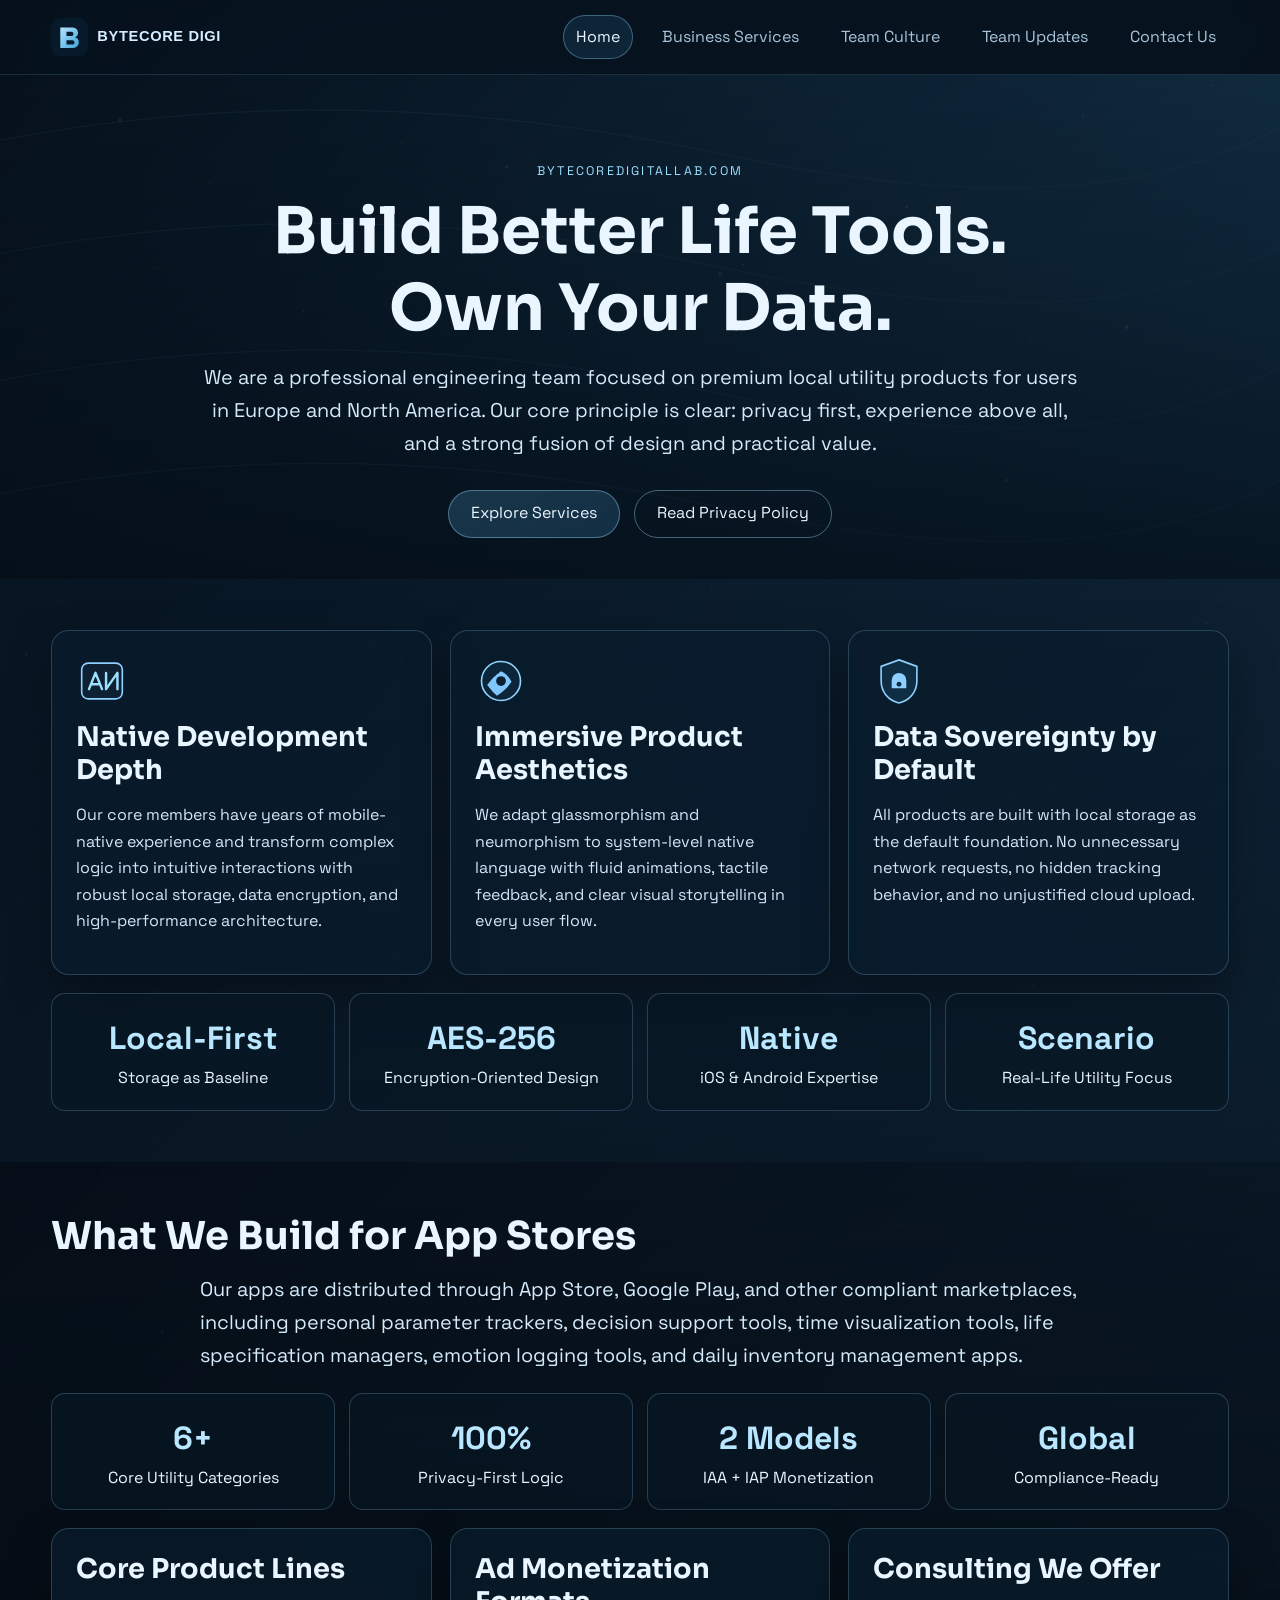
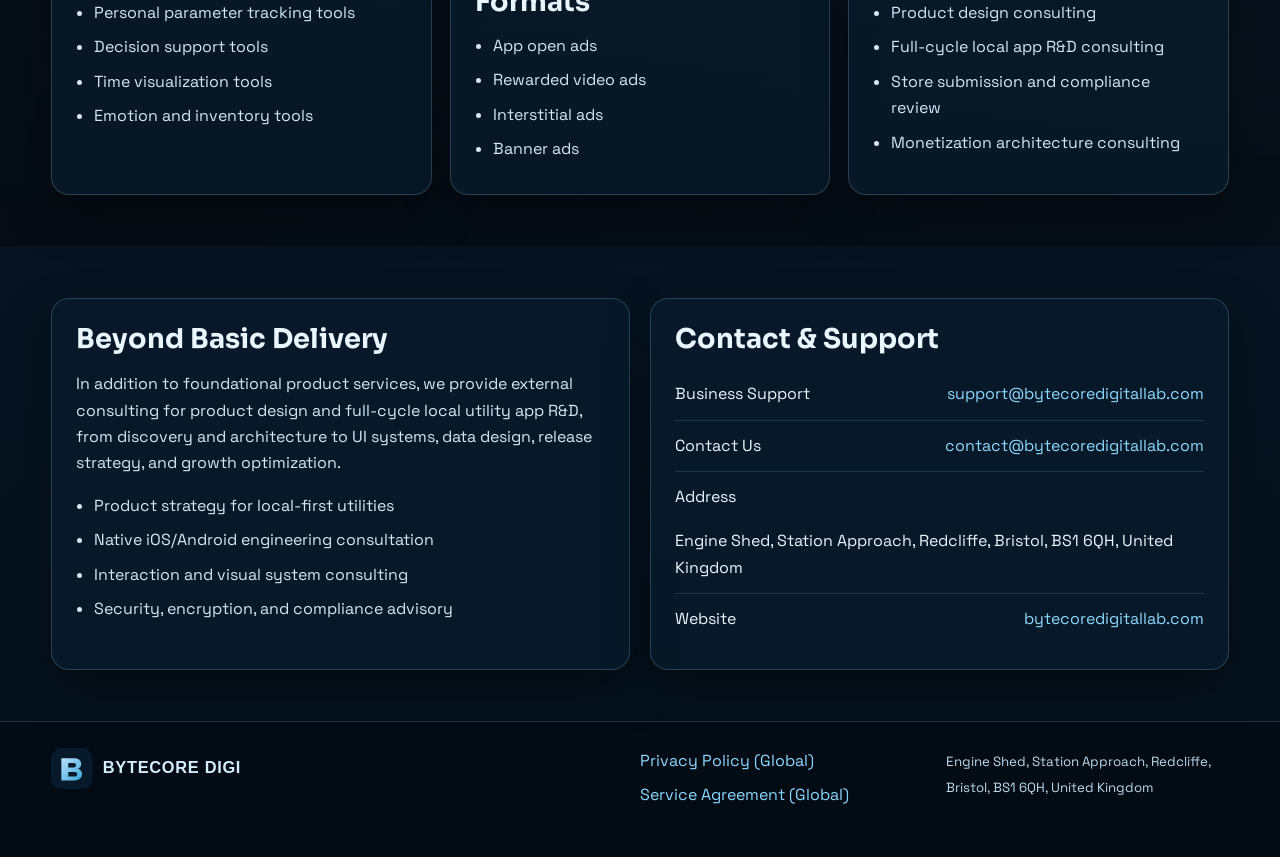
<file: index.html>
<!doctype html>
<html lang="en">
<head>
  <meta charset="utf-8" />
  <meta name="viewport" content="width=device-width, initial-scale=1" />
  <title>ByteCore Digital Lab | Privacy-First Native Tools for Global Users</title>
  <meta name="description" content="ByteCore Digital Lab builds privacy-first, high-quality local utility apps and offers product design plus full-cycle local-tool app R&D consulting for global markets." />
  <meta name="keywords" content="ByteCore Digital Lab, local tools, privacy-first app, native mobile development, app consulting, App Store, Google Play" />
  <meta name="robots" content="index,follow,max-image-preview:large,max-snippet:-1,max-video-preview:-1" />
  <link rel="canonical" href="https://bytecoredigitallab.com/" />
  <meta property="og:type" content="website" />
  <meta property="og:title" content="ByteCore Digital Lab" />
  <meta property="og:description" content="Professional native app team focused on secure, fluid, aesthetic, and practical local utility products." />
  <meta property="og:url" content="https://bytecoredigitallab.com/" />
  <meta property="og:image" content="https://bytecoredigitallab.com/images/hero-bg.png" />
  <meta name="twitter:card" content="summary_large_image" />
  <link rel="preconnect" href="https://fonts.googleapis.com" />
  <link rel="preconnect" href="https://fonts.gstatic.com" crossorigin />
  <link href="https://fonts.googleapis.com/css2?family=Sora:wght@400;600;700;800&family=Space+Grotesk:wght@400;500;600;700&display=swap" rel="stylesheet" />
  <link rel="stylesheet" href="css/styles.css" />
  <script type="application/ld+json">
  {
    "@context":"https://schema.org",
    "@type":"Organization",
    "name":"ByteCore Digital Lab",
    "url":"https://bytecoredigitallab.com",
    "email":["support@bytecoredigitallab.com","contact@bytecoredigitallab.com"],
    "address":{"@type":"PostalAddress","addressLocality":"Redcliffe, Bristol","addressCountry":"United Kingdom","streetAddress":"Engine Shed, Station Approach","postalCode":"BS1 6QH"},
    "sameAs":[]
  }
  </script>
</head>
<body>
  <header class="topbar">
    <div class="container nav">
      <a class="brand" href="index.html" aria-label="ByteCore Digital Lab Home">
        <img src="images/logo.svg" alt="ByteCore Digital Lab logo" />
      </a>
      <nav class="menu" aria-label="Primary Navigation">
        <a class="active" href="index.html">Home</a>
        <a href="services.html">Business Services</a>
        <a href="culture.html">Team Culture</a>
        <a href="news.html">Team Updates</a>
        <a href="contact.html">Contact Us</a>
      </nav>
    </div>
  </header>

  <main>
    <section class="hero" id="top">
      <div class="hero-content reveal">
        <p class="kicker">ByteCoreDigitalLab.com</p>
        <h1>Build Better Life Tools.<br />Own Your Data.</h1>
        <p class="lead">We are a professional engineering team focused on premium local utility products for users in Europe and North America. Our core principle is clear: privacy first, experience above all, and a strong fusion of design and practical value.</p>
        <div class="cta-row">
          <a class="btn" href="services.html">Explore Services</a>
          <a class="btn secondary" href="privacy-policy.html">Read Privacy Policy</a>
        </div>
      </div>
    </section>

    <section class="section section-bg-a">
      <div class="container">
        <div class="grid-3">
          <article class="card reveal">
            <img class="icon" src="images/icon-native.svg" alt="Native engineering icon" />
            <h3>Native Development Depth</h3>
            <p>Our core members have years of mobile-native experience and transform complex logic into intuitive interactions with robust local storage, data encryption, and high-performance architecture.</p>
          </article>
          <article class="card reveal">
            <img class="icon" src="images/icon-design.svg" alt="Design icon" />
            <h3>Immersive Product Aesthetics</h3>
            <p>We adapt glassmorphism and neumorphism to system-level native language with fluid animations, tactile feedback, and clear visual storytelling in every user flow.</p>
          </article>
          <article class="card reveal">
            <img class="icon" src="images/icon-privacy.svg" alt="Privacy icon" />
            <h3>Data Sovereignty by Default</h3>
            <p>All products are built with local storage as the default foundation. No unnecessary network requests, no hidden tracking behavior, and no unjustified cloud upload.</p>
          </article>
        </div>
        <div class="stats" style="margin-top:18px;">
          <div class="stat reveal"><strong>Local-First</strong>Storage as Baseline</div>
          <div class="stat reveal"><strong>AES-256</strong>Encryption-Oriented Design</div>
          <div class="stat reveal"><strong>Native</strong>iOS & Android Expertise</div>
          <div class="stat reveal"><strong>Scenario</strong>Real-Life Utility Focus</div>
        </div>
      </div>
    </section>

    <section class="section section-bg-b">
      <div class="container">
        <div class="reveal">
          <h2>What We Build for App Stores</h2>
          <p class="lead">Our apps are distributed through App Store, Google Play, and other compliant marketplaces, including personal parameter trackers, decision support tools, time visualization tools, life specification managers, emotion logging tools, and daily inventory management apps.</p>
        </div>
        <div class="stats" style="margin-top:22px;">
          <div class="stat reveal"><strong>6+</strong>Core Utility Categories</div>
          <div class="stat reveal"><strong>100%</strong>Privacy-First Logic</div>
          <div class="stat reveal"><strong>2 Models</strong>IAA + IAP Monetization</div>
          <div class="stat reveal"><strong>Global</strong>Compliance-Ready</div>
        </div>
        <div class="grid-3" style="margin-top:18px;">
          <article class="card reveal">
            <h3>Core Product Lines</h3>
            <ul class="list-clean">
              <li>Personal parameter tracking tools</li>
              <li>Decision support tools</li>
              <li>Time visualization tools</li>
              <li>Emotion and inventory tools</li>
            </ul>
          </article>
          <article class="card reveal">
            <h3>Ad Monetization Formats</h3>
            <ul class="list-clean">
              <li>App open ads</li>
              <li>Rewarded video ads</li>
              <li>Interstitial ads</li>
              <li>Banner ads</li>
            </ul>
          </article>
          <article class="card reveal">
            <h3>Consulting We Offer</h3>
            <ul class="list-clean">
              <li>Product design consulting</li>
              <li>Full-cycle local app R&D consulting</li>
              <li>Store submission and compliance review</li>
              <li>Monetization architecture consulting</li>
            </ul>
          </article>
        </div>
      </div>
    </section>

    <section class="section">
      <div class="container grid-2">
        <article class="card reveal">
          <h3>Beyond Basic Delivery</h3>
          <p>In addition to foundational product services, we provide external consulting for product design and full-cycle local utility app R&D, from discovery and architecture to UI systems, data design, release strategy, and growth optimization.</p>
          <ul class="list-clean">
            <li>Product strategy for local-first utilities</li>
            <li>Native iOS/Android engineering consultation</li>
            <li>Interaction and visual system consulting</li>
            <li>Security, encryption, and compliance advisory</li>
          </ul>
        </article>
        <article class="card reveal">
          <h3>Contact & Support</h3>
          <div class="contact-row"><span>Business Support</span><a href="mailto:support@bytecoredigitallab.com">support@bytecoredigitallab.com</a></div>
          <div class="contact-row"><span>Contact Us</span><a href="mailto:contact@bytecoredigitallab.com">contact@bytecoredigitallab.com</a></div>
          <div class="contact-row"><span>Address</span><span>Engine Shed, Station Approach, Redcliffe, Bristol, BS1 6QH, United Kingdom</span></div>
          <div class="contact-row"><span>Website</span><a href="https://bytecoredigitallab.com">bytecoredigitallab.com</a></div>
        </article>
      </div>
    </section>
  </main>

  <footer class="footer">
    <div class="container footer-grid">
      <div><img src="images/logo.svg" alt="ByteCore Digital Lab logo" style="width:190px;" /></div>
      <div class="footer-links">
        <a href="privacy-policy.html">Privacy Policy (Global)</a>
        <a href="terms-of-service.html">Service Agreement (Global)</a>
      </div>
      <div><small>Engine Shed, Station Approach, Redcliffe, Bristol, BS1 6QH, United Kingdom</small></div>
    </div>
  </footer>

  <script src="js/main.js" defer></script>
</body>
</html>
</file>
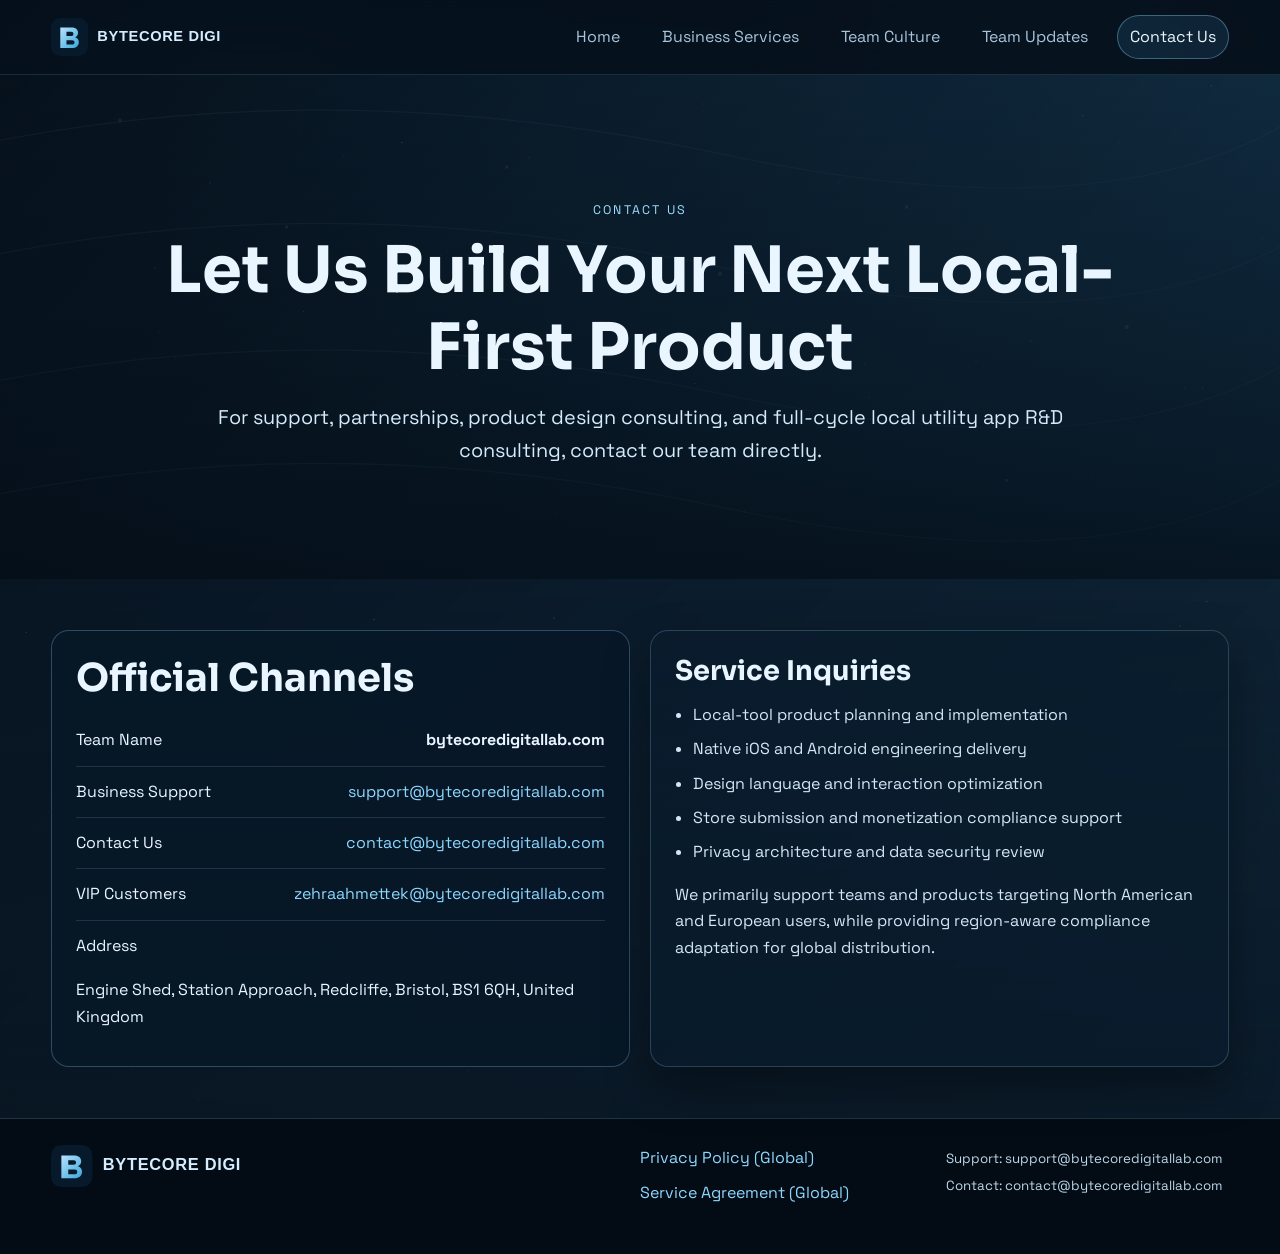
<file: contact.html>
<!doctype html>
<html lang="en">
<head>
  <meta charset="utf-8" />
  <meta name="viewport" content="width=device-width, initial-scale=1" />
  <title>Contact Us | ByteCore Digital Lab</title>
  <meta name="description" content="Contact ByteCore Digital Lab for support, partnerships, design consulting, and full-cycle local app development consulting." />
  <meta name="robots" content="index,follow" />
  <link rel="canonical" href="https://bytecoredigitallab.com/contact.html" />
  <link rel="preconnect" href="https://fonts.googleapis.com" />
  <link rel="preconnect" href="https://fonts.gstatic.com" crossorigin />
  <link href="https://fonts.googleapis.com/css2?family=Sora:wght@400;600;700;800&family=Space+Grotesk:wght@400;500;600;700&display=swap" rel="stylesheet" />
  <link rel="stylesheet" href="css/styles.css" />
</head>
<body>
  <header class="topbar">
    <div class="container nav">
      <a class="brand" href="index.html"><img src="images/logo.svg" alt="ByteCore Digital Lab logo" /></a>
      <nav class="menu" aria-label="Primary Navigation">
        <a href="index.html">Home</a>
        <a href="services.html">Business Services</a>
        <a href="culture.html">Team Culture</a>
        <a href="news.html">Team Updates</a>
        <a class="active" href="contact.html">Contact Us</a>
      </nav>
    </div>
  </header>

  <main>
    <section class="section hero">
      <div class="hero-content reveal">
        <p class="kicker">Contact Us</p>
        <h1>Let Us Build Your Next Local-First Product</h1>
        <p class="lead">For support, partnerships, product design consulting, and full-cycle local utility app R&D consulting, contact our team directly.</p>
      </div>
    </section>

    <section class="section section-bg-a">
      <div class="container grid-2">
        <article class="contact-box reveal">
          <h2>Official Channels</h2>
          <div class="contact-row"><span>Team Name</span><strong>bytecoredigitallab.com</strong></div>
          <div class="contact-row"><span>Business Support</span><a href="mailto:support@bytecoredigitallab.com">support@bytecoredigitallab.com</a></div>
          <div class="contact-row"><span>Contact Us</span><a href="mailto:contact@bytecoredigitallab.com">contact@bytecoredigitallab.com</a></div>
          <div class="contact-row"><span>VIP Customers</span><a href="mailto:zehraahmettek@bytecoredigitallab.com">zehraahmettek@bytecoredigitallab.com</a></div>
          <div class="contact-row"><span>Address</span><span>Engine Shed, Station Approach, Redcliffe, Bristol, BS1 6QH, United Kingdom</span></div>
        </article>
        <article class="card reveal">
          <h3>Service Inquiries</h3>
          <ul class="list-clean">
            <li>Local-tool product planning and implementation</li>
            <li>Native iOS and Android engineering delivery</li>
            <li>Design language and interaction optimization</li>
            <li>Store submission and monetization compliance support</li>
            <li>Privacy architecture and data security review</li>
          </ul>
          <p>We primarily support teams and products targeting North American and European users, while providing region-aware compliance adaptation for global distribution.</p>
        </article>
      </div>
    </section>
  </main>

  <footer class="footer">
    <div class="container footer-grid">
      <div><img src="images/logo.svg" alt="ByteCore Digital Lab logo" style="width:190px;" /></div>
      <div class="footer-links">
        <a href="privacy-policy.html">Privacy Policy (Global)</a>
        <a href="terms-of-service.html">Service Agreement (Global)</a>
      </div>
      <div><small>Support: support@bytecoredigitallab.com<br />Contact: contact@bytecoredigitallab.com</small></div>
    </div>
  </footer>
  <script src="js/main.js" defer></script>
</body>
</html>
</file>
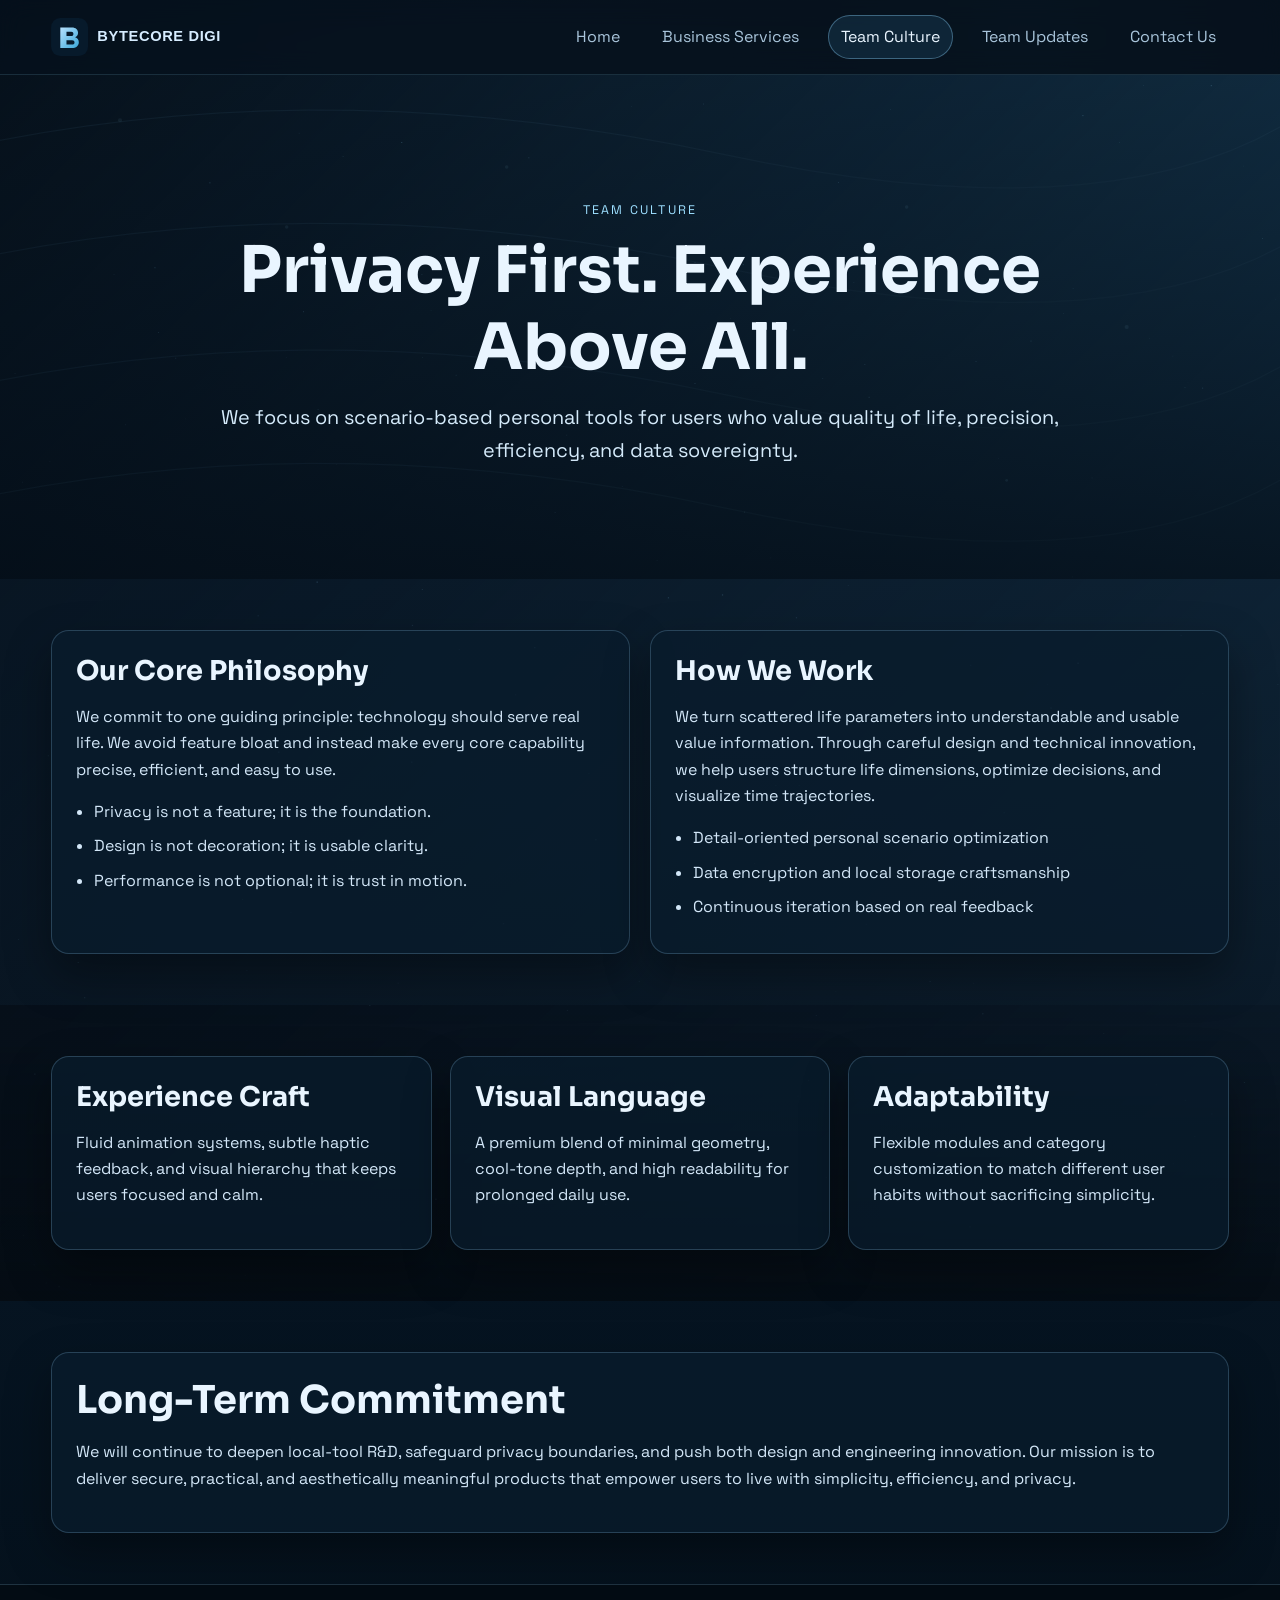
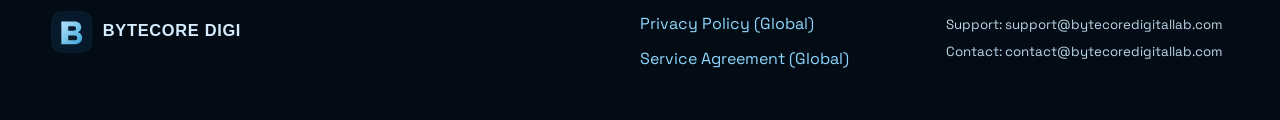
<file: culture.html>
<!doctype html>
<html lang="en">
<head>
  <meta charset="utf-8" />
  <meta name="viewport" content="width=device-width, initial-scale=1" />
  <title>Team Culture | ByteCore Digital Lab</title>
  <meta name="description" content="ByteCore Digital Lab culture: privacy first, experience above all, and coexistence of aesthetics and utility." />
  <meta name="robots" content="index,follow" />
  <link rel="canonical" href="https://bytecoredigitallab.com/culture.html" />
  <link rel="preconnect" href="https://fonts.googleapis.com" />
  <link rel="preconnect" href="https://fonts.gstatic.com" crossorigin />
  <link href="https://fonts.googleapis.com/css2?family=Sora:wght@400;600;700;800&family=Space+Grotesk:wght@400;500;600;700&display=swap" rel="stylesheet" />
  <link rel="stylesheet" href="css/styles.css" />
</head>
<body>
  <header class="topbar">
    <div class="container nav">
      <a class="brand" href="index.html"><img src="images/logo.svg" alt="ByteCore Digital Lab logo" /></a>
      <nav class="menu" aria-label="Primary Navigation">
        <a href="index.html">Home</a>
        <a href="services.html">Business Services</a>
        <a class="active" href="culture.html">Team Culture</a>
        <a href="news.html">Team Updates</a>
        <a href="contact.html">Contact Us</a>
      </nav>
    </div>
  </header>

  <main>
    <section class="section hero">
      <div class="hero-content reveal">
        <p class="kicker">Team Culture</p>
        <h1>Privacy First. Experience Above All.</h1>
        <p class="lead">We focus on scenario-based personal tools for users who value quality of life, precision, efficiency, and data sovereignty.</p>
      </div>
    </section>

    <section class="section section-bg-a">
      <div class="container grid-2">
        <article class="card reveal">
          <h3>Our Core Philosophy</h3>
          <p>We commit to one guiding principle: technology should serve real life. We avoid feature bloat and instead make every core capability precise, efficient, and easy to use.</p>
          <ul class="list-clean">
            <li>Privacy is not a feature; it is the foundation.</li>
            <li>Design is not decoration; it is usable clarity.</li>
            <li>Performance is not optional; it is trust in motion.</li>
          </ul>
        </article>
        <article class="card reveal">
          <h3>How We Work</h3>
          <p>We turn scattered life parameters into understandable and usable value information. Through careful design and technical innovation, we help users structure life dimensions, optimize decisions, and visualize time trajectories.</p>
          <ul class="list-clean">
            <li>Detail-oriented personal scenario optimization</li>
            <li>Data encryption and local storage craftsmanship</li>
            <li>Continuous iteration based on real feedback</li>
          </ul>
        </article>
      </div>
    </section>

    <section class="section section-bg-b">
      <div class="container grid-3">
        <article class="card reveal">
          <h3>Experience Craft</h3>
          <p>Fluid animation systems, subtle haptic feedback, and visual hierarchy that keeps users focused and calm.</p>
        </article>
        <article class="card reveal">
          <h3>Visual Language</h3>
          <p>A premium blend of minimal geometry, cool-tone depth, and high readability for prolonged daily use.</p>
        </article>
        <article class="card reveal">
          <h3>Adaptability</h3>
          <p>Flexible modules and category customization to match different user habits without sacrificing simplicity.</p>
        </article>
      </div>
    </section>

    <section class="section">
      <div class="container card reveal">
        <h2>Long-Term Commitment</h2>
        <p>We will continue to deepen local-tool R&D, safeguard privacy boundaries, and push both design and engineering innovation. Our mission is to deliver secure, practical, and aesthetically meaningful products that empower users to live with simplicity, efficiency, and privacy.</p>
      </div>
    </section>
  </main>

  <footer class="footer">
    <div class="container footer-grid">
      <div><img src="images/logo.svg" alt="ByteCore Digital Lab logo" style="width:190px;" /></div>
      <div class="footer-links">
        <a href="privacy-policy.html">Privacy Policy (Global)</a>
        <a href="terms-of-service.html">Service Agreement (Global)</a>
      </div>
      <div><small>Support: support@bytecoredigitallab.com<br />Contact: contact@bytecoredigitallab.com</small></div>
    </div>
  </footer>
  <script src="js/main.js" defer></script>
</body>
</html>
</file>
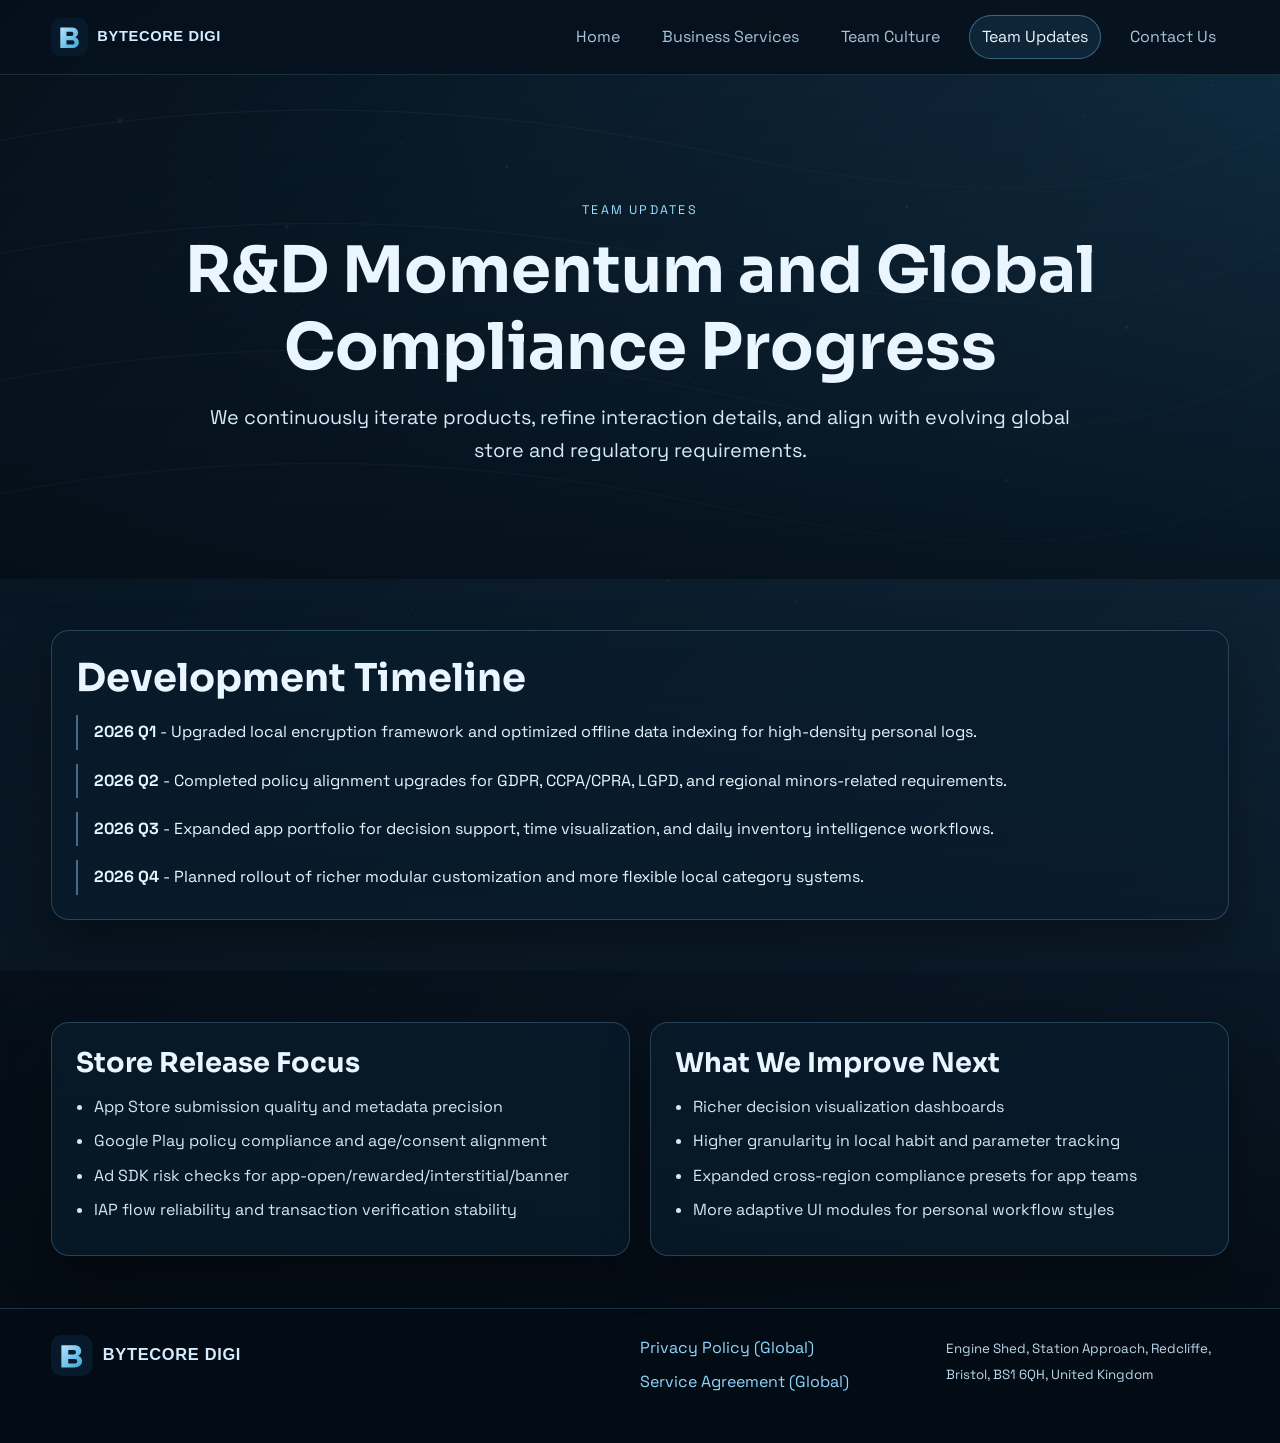
<file: news.html>
<!doctype html>
<html lang="en">
<head>
  <meta charset="utf-8" />
  <meta name="viewport" content="width=device-width, initial-scale=1" />
  <title>Team Updates | ByteCore Digital Lab</title>
  <meta name="description" content="Team updates and roadmap from ByteCore Digital Lab: product evolution, compliance upgrades, and release readiness." />
  <meta name="robots" content="index,follow" />
  <link rel="canonical" href="https://bytecoredigitallab.com/news.html" />
  <link rel="preconnect" href="https://fonts.googleapis.com" />
  <link rel="preconnect" href="https://fonts.gstatic.com" crossorigin />
  <link href="https://fonts.googleapis.com/css2?family=Sora:wght@400;600;700;800&family=Space+Grotesk:wght@400;500;600;700&display=swap" rel="stylesheet" />
  <link rel="stylesheet" href="css/styles.css" />
</head>
<body>
  <header class="topbar">
    <div class="container nav">
      <a class="brand" href="index.html"><img src="images/logo.svg" alt="ByteCore Digital Lab logo" /></a>
      <nav class="menu" aria-label="Primary Navigation">
        <a href="index.html">Home</a>
        <a href="services.html">Business Services</a>
        <a href="culture.html">Team Culture</a>
        <a class="active" href="news.html">Team Updates</a>
        <a href="contact.html">Contact Us</a>
      </nav>
    </div>
  </header>

  <main>
    <section class="section hero">
      <div class="hero-content reveal">
        <p class="kicker">Team Updates</p>
        <h1>R&D Momentum and Global Compliance Progress</h1>
        <p class="lead">We continuously iterate products, refine interaction details, and align with evolving global store and regulatory requirements.</p>
      </div>
    </section>

    <section class="section section-bg-a">
      <div class="container card reveal">
        <h2>Development Timeline</h2>
        <div class="timeline">
          <div class="item"><strong>2026 Q1</strong> - Upgraded local encryption framework and optimized offline data indexing for high-density personal logs.</div>
          <div class="item"><strong>2026 Q2</strong> - Completed policy alignment upgrades for GDPR, CCPA/CPRA, LGPD, and regional minors-related requirements.</div>
          <div class="item"><strong>2026 Q3</strong> - Expanded app portfolio for decision support, time visualization, and daily inventory intelligence workflows.</div>
          <div class="item"><strong>2026 Q4</strong> - Planned rollout of richer modular customization and more flexible local category systems.</div>
        </div>
      </div>
    </section>

    <section class="section section-bg-b">
      <div class="container grid-2">
        <article class="card reveal">
          <h3>Store Release Focus</h3>
          <ul class="list-clean">
            <li>App Store submission quality and metadata precision</li>
            <li>Google Play policy compliance and age/consent alignment</li>
            <li>Ad SDK risk checks for app-open/rewarded/interstitial/banner</li>
            <li>IAP flow reliability and transaction verification stability</li>
          </ul>
        </article>
        <article class="card reveal">
          <h3>What We Improve Next</h3>
          <ul class="list-clean">
            <li>Richer decision visualization dashboards</li>
            <li>Higher granularity in local habit and parameter tracking</li>
            <li>Expanded cross-region compliance presets for app teams</li>
            <li>More adaptive UI modules for personal workflow styles</li>
          </ul>
        </article>
      </div>
    </section>
  </main>

  <footer class="footer">
    <div class="container footer-grid">
      <div><img src="images/logo.svg" alt="ByteCore Digital Lab logo" style="width:190px;" /></div>
      <div class="footer-links">
        <a href="privacy-policy.html">Privacy Policy (Global)</a>
        <a href="terms-of-service.html">Service Agreement (Global)</a>
      </div>
      <div><small>Engine Shed, Station Approach, Redcliffe, Bristol, BS1 6QH, United Kingdom</small></div>
    </div>
  </footer>
  <script src="js/main.js" defer></script>
</body>
</html>
</file>
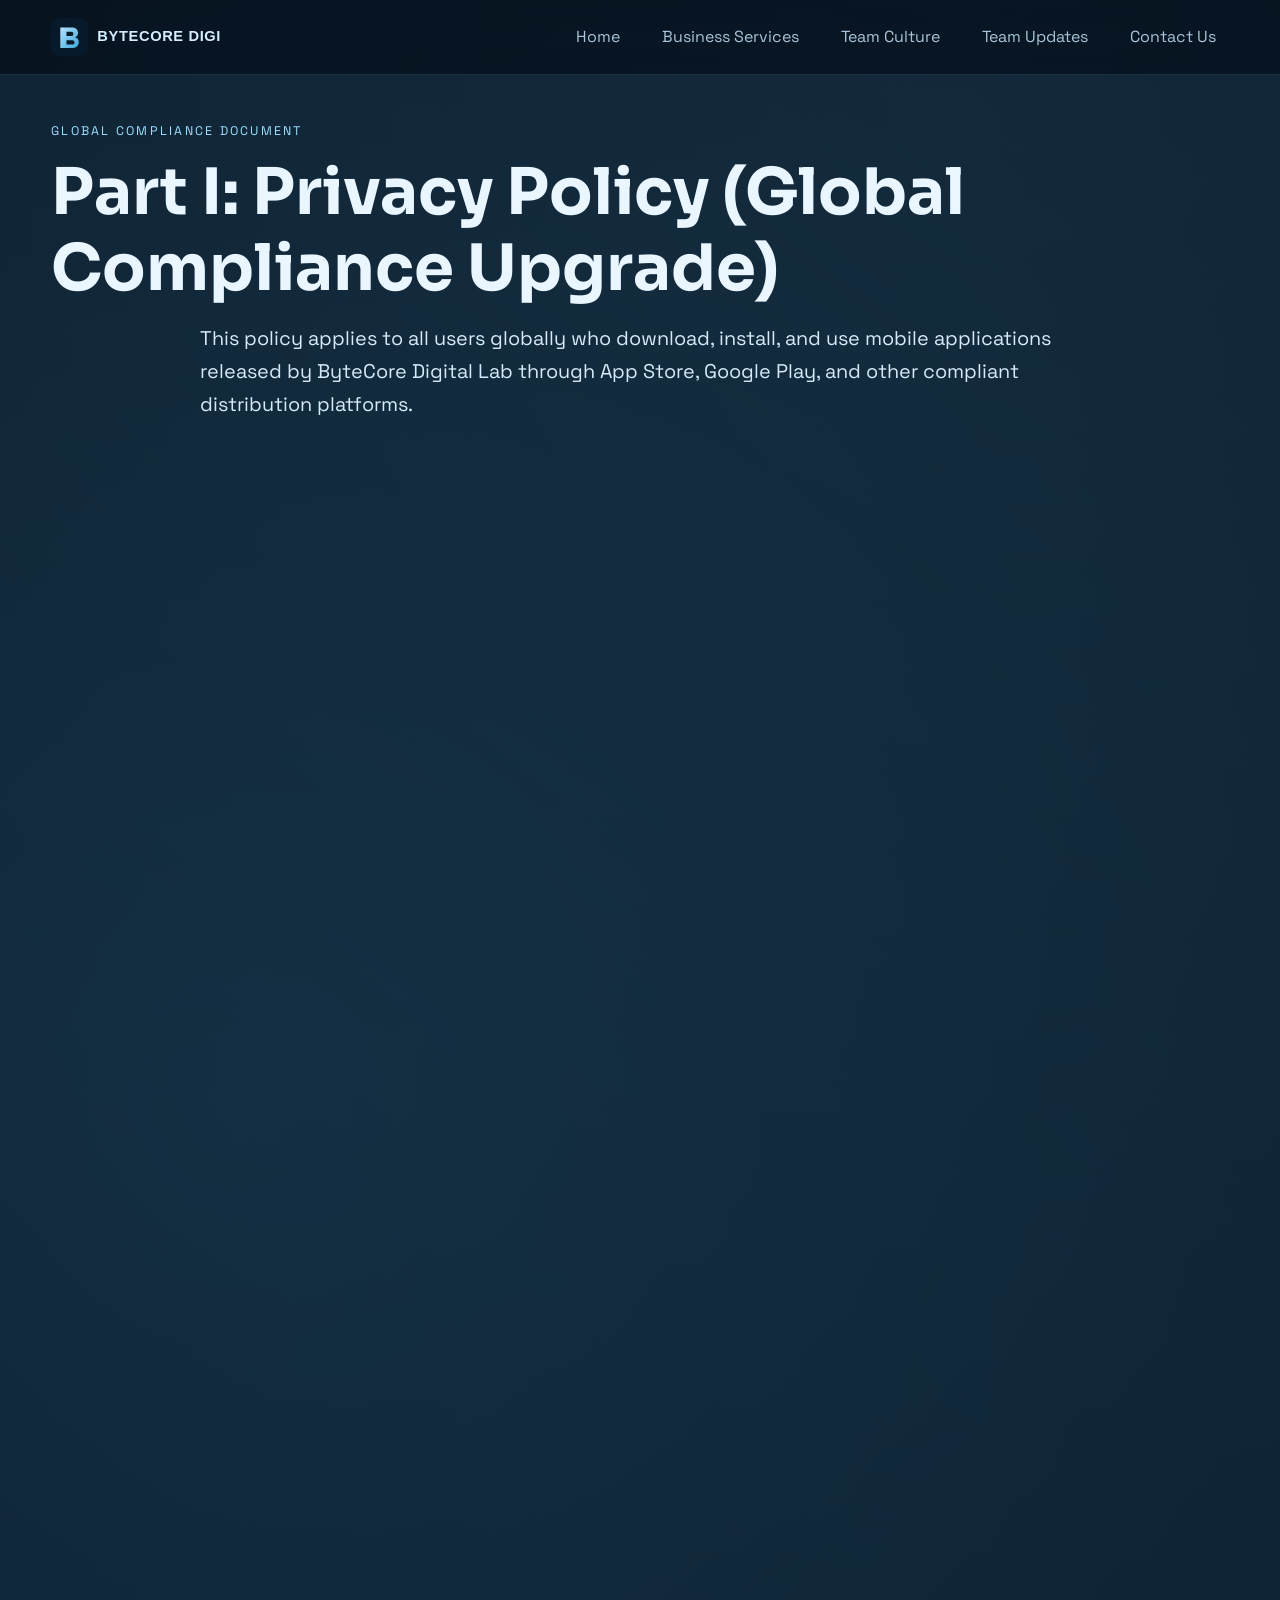
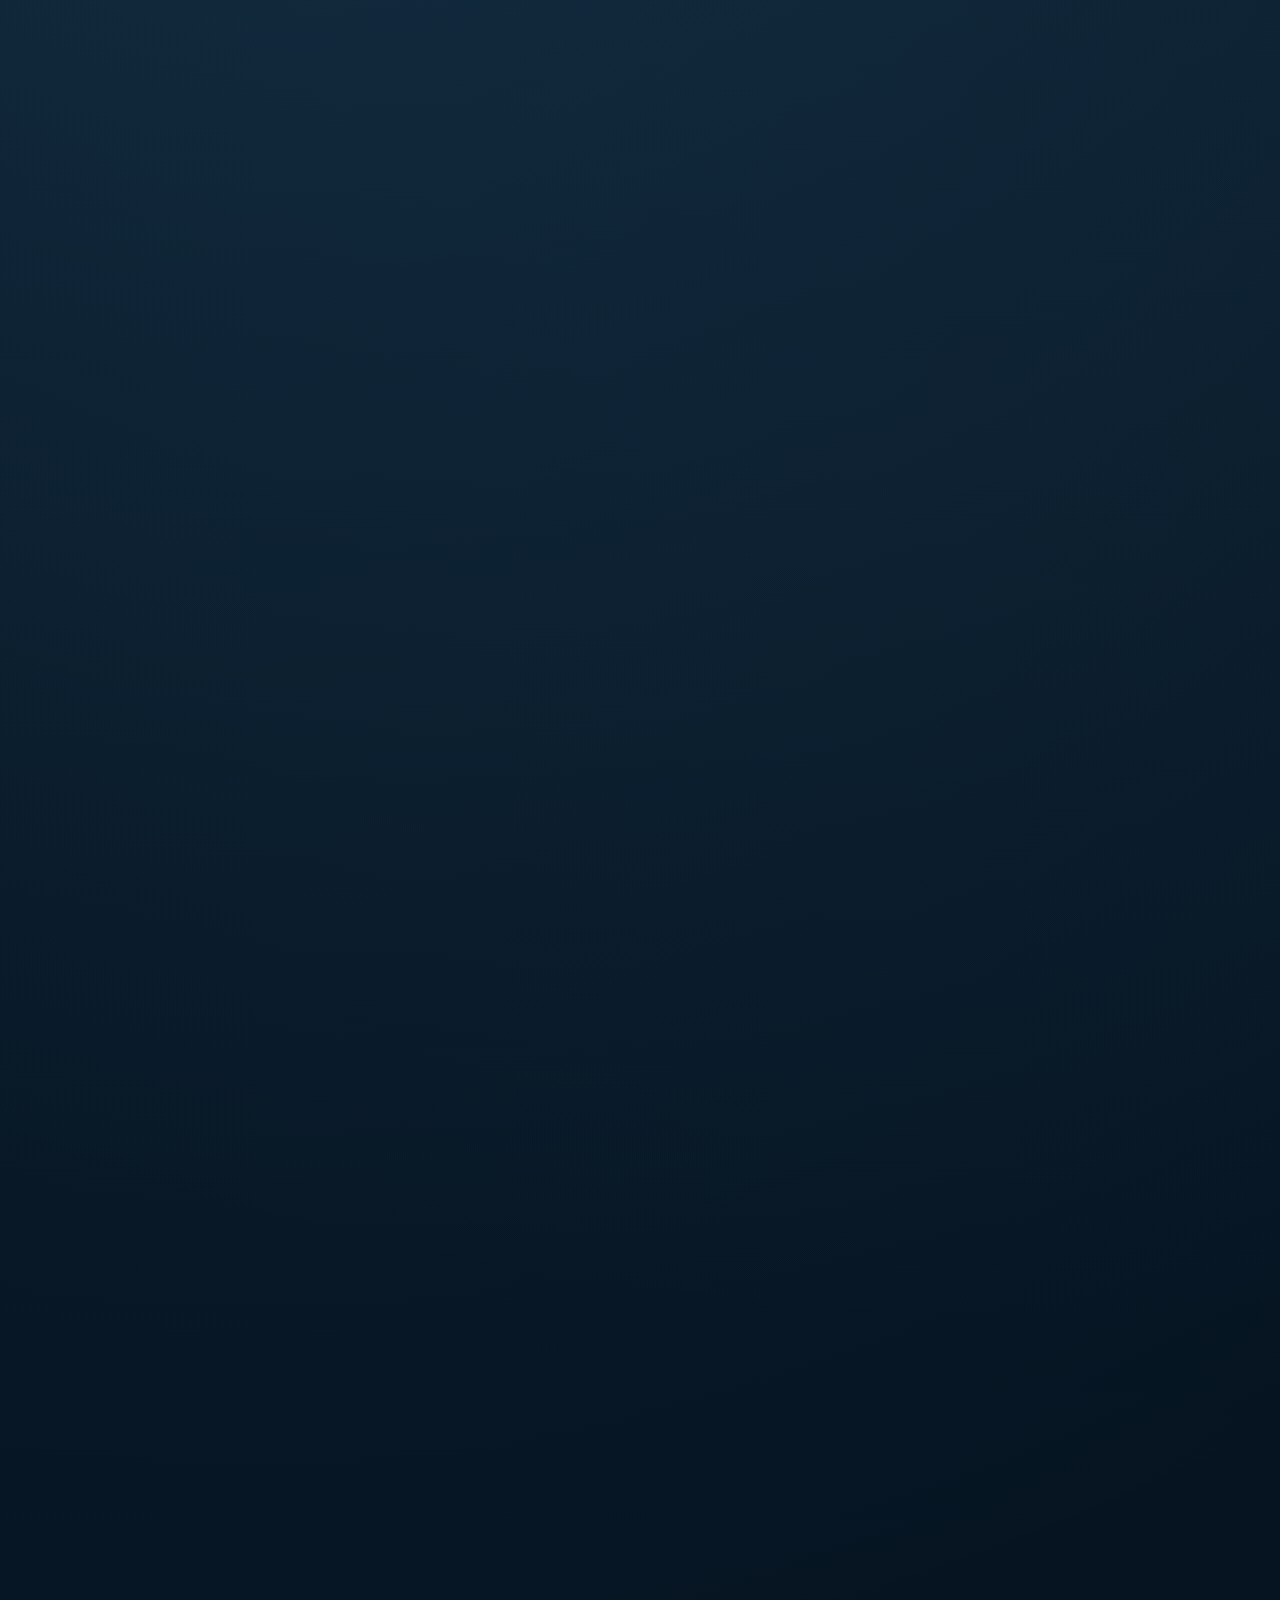
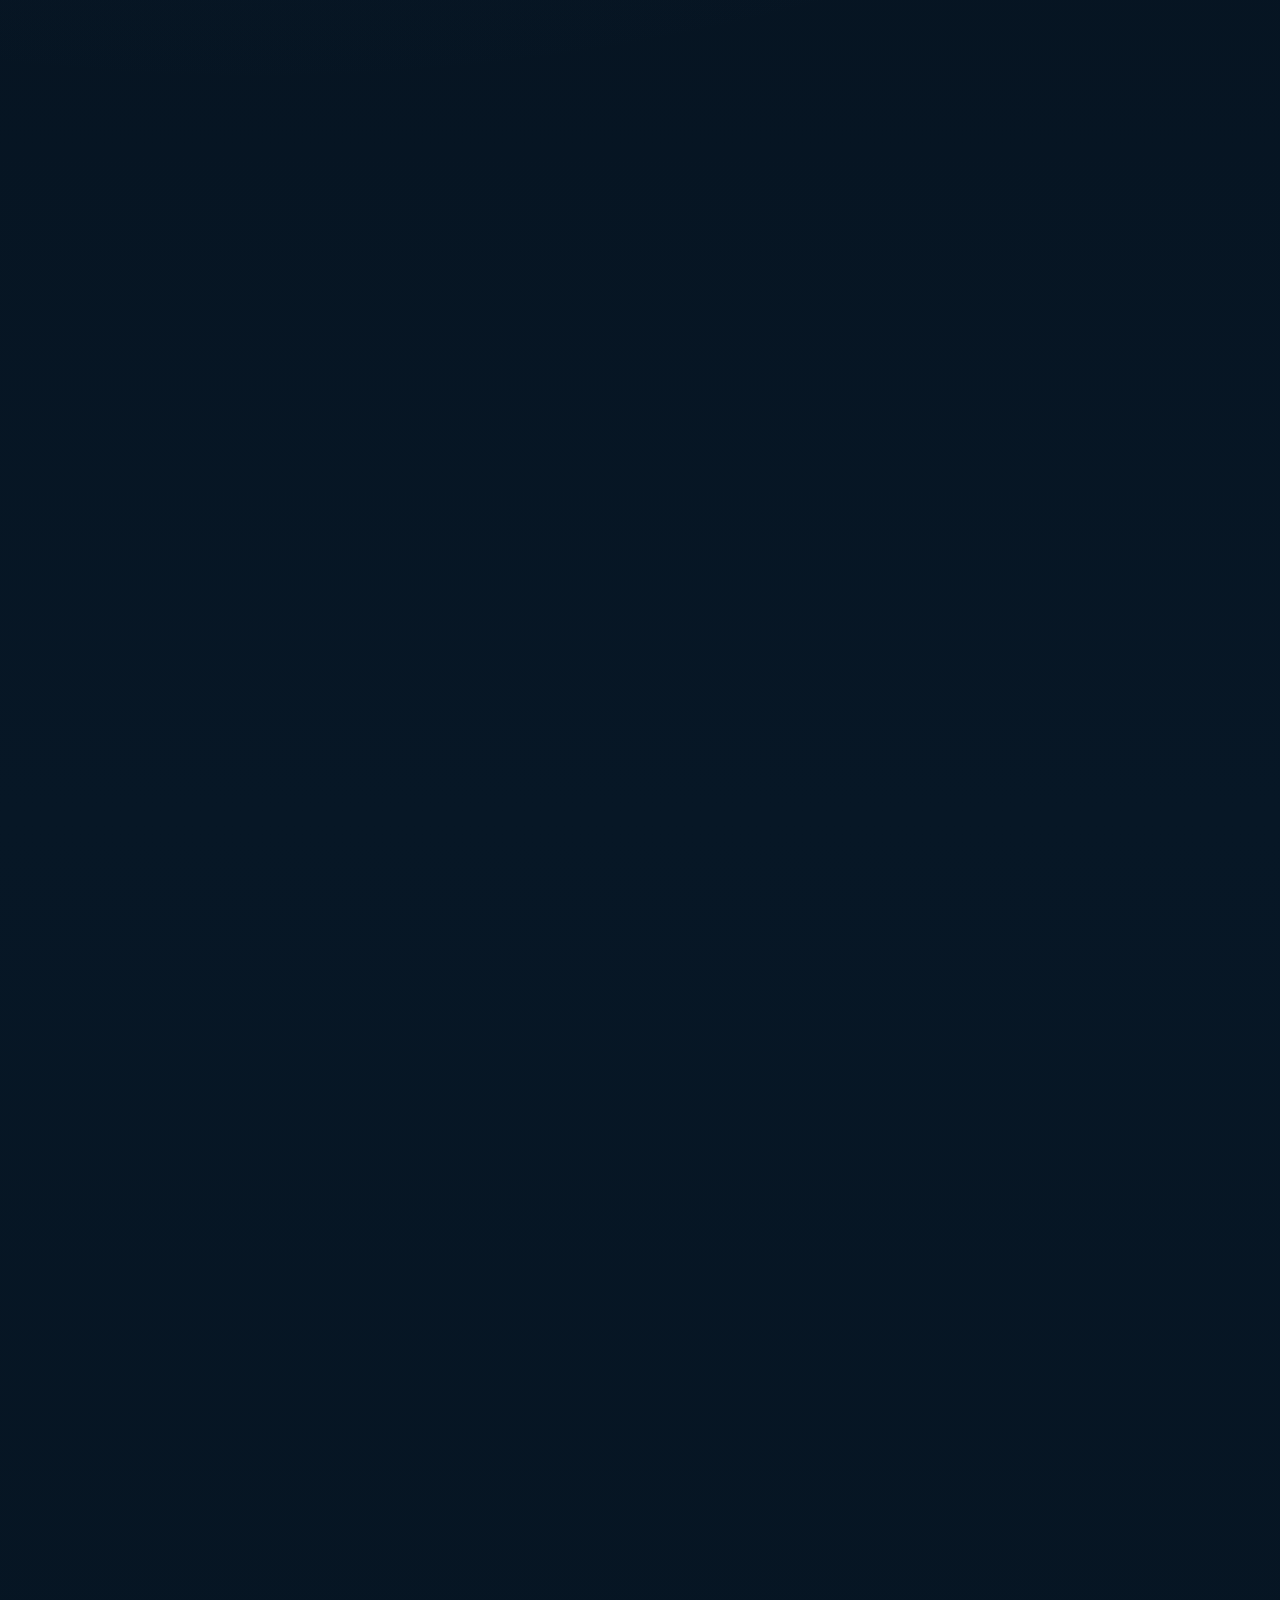
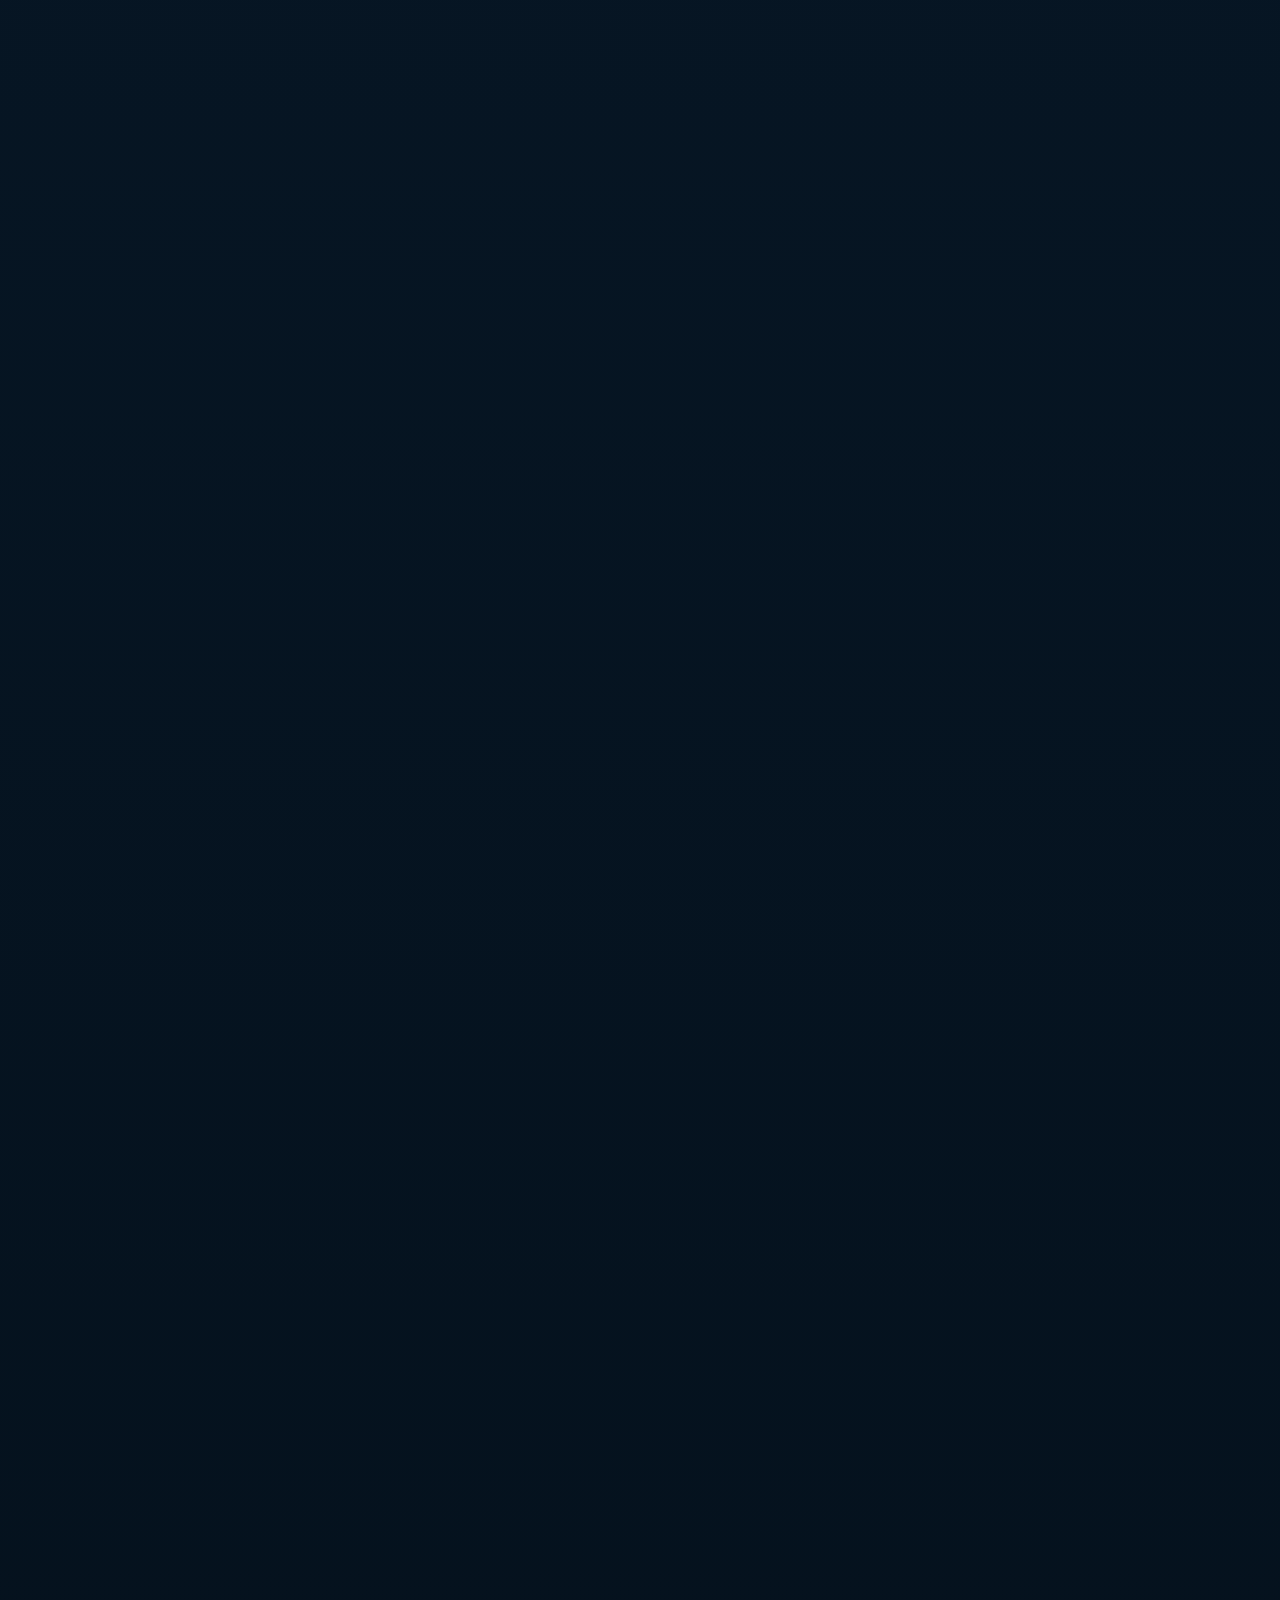
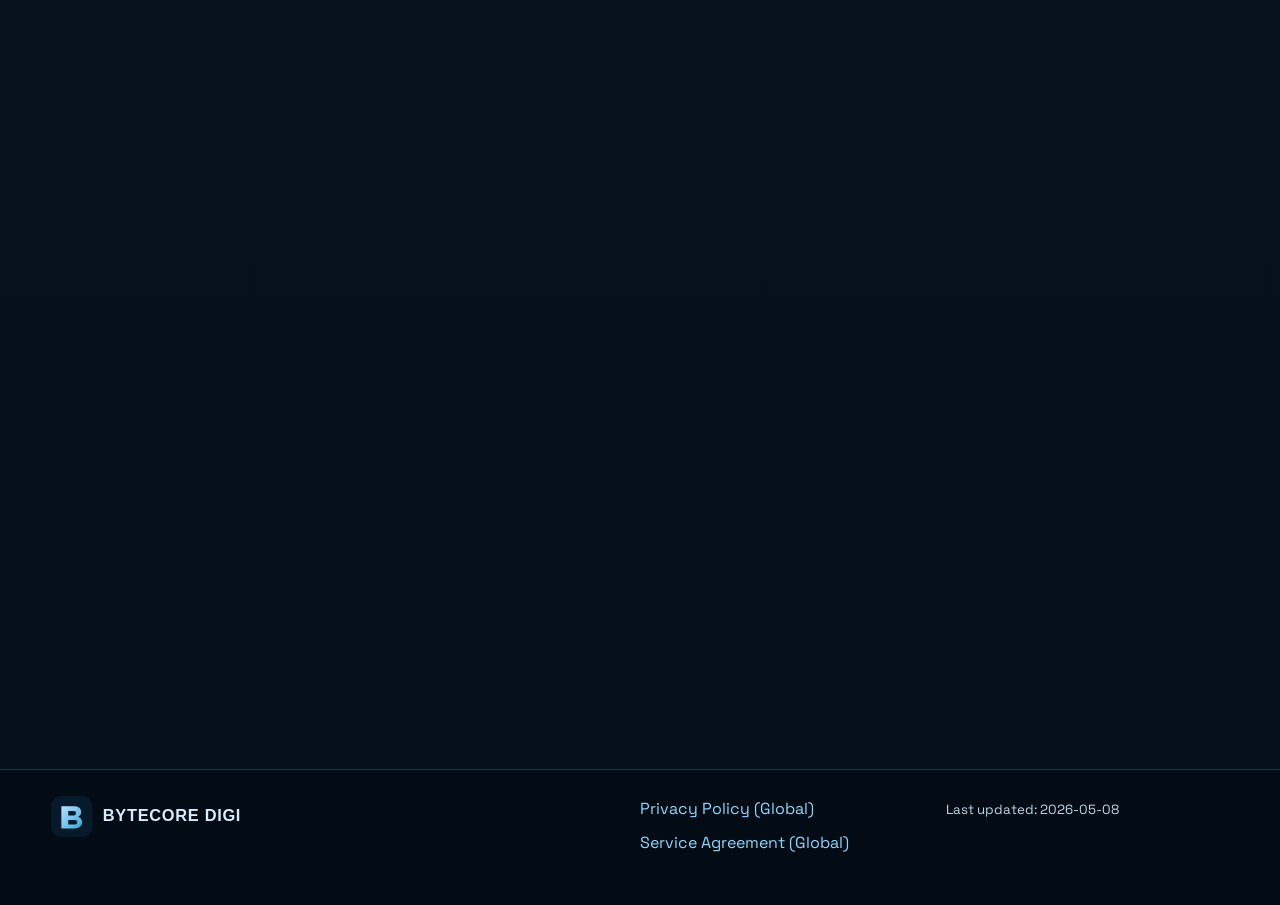
<file: privacy-policy.html>
<!doctype html>
<html lang="en">
<head>
  <meta charset="utf-8" />
  <meta name="viewport" content="width=device-width, initial-scale=1" />
  <title>Privacy Policy (Global Compliance Upgrade) | ByteCore Digital Lab</title>
  <meta name="description" content="Global privacy policy for ByteCore Digital Lab mobile applications, including App Store and Google Play distribution, IAA/IAP monetization, age policy, and regional compliance adaptation." />
  <meta name="robots" content="index,follow" />
  <link rel="canonical" href="https://bytecoredigitallab.com/privacy-policy.html" />
  <link rel="preconnect" href="https://fonts.googleapis.com" />
  <link rel="preconnect" href="https://fonts.gstatic.com" crossorigin />
  <link href="https://fonts.googleapis.com/css2?family=Sora:wght@400;600;700;800&family=Space+Grotesk:wght@400;500;600;700&display=swap" rel="stylesheet" />
  <link rel="stylesheet" href="css/styles.css" />
</head>
<body>
  <header class="topbar">
    <div class="container nav">
      <a class="brand" href="index.html"><img src="images/logo.svg" alt="ByteCore Digital Lab logo" /></a>
      <nav class="menu" aria-label="Primary Navigation">
        <a href="index.html">Home</a>
        <a href="services.html">Business Services</a>
        <a href="culture.html">Team Culture</a>
        <a href="news.html">Team Updates</a>
        <a href="contact.html">Contact Us</a>
      </nav>
    </div>
  </header>

  <main>
    <section class="legal-hero">
      <div class="container reveal">
        <p class="kicker">Global Compliance Document</p>
        <h1>Part I: Privacy Policy (Global Compliance Upgrade)</h1>
        <p class="lead">This policy applies to all users globally who download, install, and use mobile applications released by ByteCore Digital Lab through App Store, Google Play, and other compliant distribution platforms.</p>
      </div>
    </section>

    <section class="section" style="padding-top:0;">
      <div class="container legal-content reveal">
        <p>This Privacy Policy is signed and jointly established between our professional mobile application R&D team ("we", "our team") and you ("user", "you"). It applies to all actions related to downloading, installing, and using our mobile applications (collectively, "Application Products") released for global users through App Store, Google Play, and other compliant distribution channels. Our monetization model includes both IAA (in-app advertising) and IAP (in-app purchases). During the entire lifecycle, we strictly follow global privacy and data security rules, minor protection requirements, and store/partner policies, to protect your lawful rights and data security.</p>
        <p>This agreement package consists of two complete and inseparable parts: Part I Privacy Policy and Part II User Service Agreement. Your use of any Application Product means you have completely read, fully understood, and voluntarily agreed to all terms.</p>

        <h2>I. Policy General Rules</h2>
        <h3>1.1 Policy Objective and Legal Basis</h3>
        <p>This policy transparently discloses the specific scope, methods, and purposes of our collection, use, storage, transfer, and disclosure of personal information. We follow legality, legitimacy, necessity, and good faith principles, and align with global legal and platform requirements, including but not limited to PIPL, GDPR, CCPA/CPRA, LGPD, and applicable local regulations; App Store and Google Play privacy requirements; and monetization platform policy standards. We do not collect personal information unrelated to product functions, and we do not misuse or unlawfully disclose personal information.</p>

        <h3>1.2 Global Scope and Regional Priority</h3>
        <p>This policy applies to all users globally. We provide explicit adaptation clauses for different jurisdictions. If your country or region imposes stricter standards, local mandatory law and corresponding platform requirements take priority.</p>

        <h3>1.3 User Rights and Informed Consent</h3>
        <p>You have the right to access, correct, and delete personal information, withdraw consent, and request anonymization where legally applicable. We provide clear and efficient operation paths. Privacy policy and agreement popups are displayed with default unchecked options; we only begin related data processing after your active confirmation.</p>

        <h2>II. Scope and Method of Personal Information Collection</h2>
        <h3>2.1 Core Necessary Information (Required for Core Functionality)</h3>
        <ul class="list-clean">
          <li><strong>Device Information:</strong> including but not limited to device model, OS version, device identifiers (such as IMEI, IDFA, Android ID, with anonymization/minimization controls), device MAC address, screen resolution, network type (Wi-Fi/mobile). Purpose: adaptation, core runtime, diagnostics, and security protection. Collection follows minimum-necessary standards required by App Store and Google Play.</li>
          <li><strong>Application Usage Information:</strong> including but not limited to feature modules used, usage duration, operation logs, and feature preferences. Purpose: feature optimization, experience improvement, optional personalization (where available and user-controllable), and monetization statistics under minimum-necessary principles.</li>
        </ul>

        <h3>2.2 Optional Information (User Choice; No Impact on Core Function Use if Not Provided)</h3>
        <ul class="list-clean">
          <li><strong>Personal Identity Information:</strong> name, email, phone number; used for account registration, password retrieval, IAP validation, and support communication. Anonymous use is available where functionally feasible.</li>
          <li><strong>Location Information:</strong> used only for certain scenario-based features and collected only after manual permission by you. Authorization can be withdrawn anytime in system settings. We do not actively track real-time location beyond authorized scope.</li>
          <li><strong>Album/File Permission:</strong> used only for user-initiated save/upload and related functions. Access requires manual permission and can be revoked at any time. We do not access files or photos not actively selected by you.</li>
        </ul>

        <h3>2.3 Third-Party Information Collection (Monetization/Distribution Adaptation)</h3>
        <p>For IAA monetization, we may integrate compliant advertising/mediation platforms including but not limited to Google AdMob, AppLovin MAX, Unity Ads, Meta Audience Network, ironSource, Mintegral, Liftoff Monetize (Vungle), Chartboost, Pangle, InMobi, Smaato, Verve Group, DT Exchange (Fyber), and other compliant regional demand sources. These providers may process device signals, usage signals, and ad view/click records for ad delivery, frequency control, anti-fraud, and performance analysis according to their own privacy policies and applicable laws. We contractually constrain their data scope and prohibit collection unrelated to ad service purposes.</p>
        <p>For IAP monetization, App Store, Google Play, and other compliant stores process payment information (for example payment account and transaction record). We do not directly receive your sensitive payment credentials, and only receive transaction verification outcomes needed to deliver paid services.</p>

        <h3>2.4 Collection Methods</h3>
        <p>Data collection occurs through your active authorization and actions (for example registration, upload, check-in, purchase), and automated technical collection limited to necessary information. We never collect personal information through hidden, fraudulent, misleading, or coercive means. Before collection, we provide purpose, scope, method, and retention notice and proceed only after explicit consent. We do not use default-checked or forced-bundled consent.</p>

        <h2>III. Purpose and Scope of Personal Information Use</h2>
        <h3>3.1 Core Service Purpose</h3>
        <p>To provide all product functions, ensure stable operation, identify and resolve faults, and continuously optimize product quality for everyday utility and productivity scenarios.</p>

        <h3>3.2 Monetization-Related Use (IAA + IAP)</h3>
        <ul class="list-clean">
          <li><strong>IAA:</strong> ad delivery and ad effectiveness analysis under compliance rules. Ad formats may include app open ads, rewarded video ads, interstitial ads, and banner ads. Personalized ad controls are provided where required.</li>
          <li><strong>IAP:</strong> purchase verification, order management, transaction query support, and entitlement delivery.</li>
          <li>We align with platform-level requirements such as ATT-related consent and applicable Android privacy and ad framework requirements.</li>
        </ul>

        <h3>3.3 Optimization and Security</h3>
        <p>We analyze product usage data to optimize interfaces and workflows; detect abnormal login, malicious operation, and fraud behavior; and protect account and ecosystem security.</p>

        <h3>3.4 Compliance and Audit</h3>
        <p>We retain required records in accordance with applicable legal and platform obligations to support compliance audits and lawful regulatory inspections.</p>

        <h3>3.5 Prohibited Uses</h3>
        <p>We do not sell, rent, or lend your personal information to any third party except lawful and necessary processors such as compliant monetization/distribution partners and legally authorized authorities. We do not use personal information for unrelated purposes or unlawful monetization activities, and do not leak, tamper with, or abuse user personal information.</p>

        <h2>IV. Personal Information Storage and Data Security</h2>
        <h3>4.1 Storage Location</h3>
        <p>We follow a "local storage first, optional cloud backup" principle. By default, personal data is stored locally on your device. If you enable cloud backup, relevant data will be stored on compliant cloud infrastructure. Regional storage and localization obligations are adapted according to local law; for example, where EU storage localization applies, EU user data is handled in compliance with applicable EU requirements.</p>

        <h3>4.2 Retention Period</h3>
        <p>We retain data only for the reasonable period necessary to achieve stated purposes. After expiration, data is anonymized or deleted. You may delete personal data at any time. After account cancellation, we complete deletion within 15 working days unless legal retention obligations require otherwise.</p>

        <h3>4.3 Security Measures</h3>
        <ul class="list-clean">
          <li>Encryption at rest (including AES-256 classes where applicable)</li>
          <li>Encryption in transit (HTTPS/TLS)</li>
          <li>Access control and audit logging</li>
          <li>Regular security inspection and risk assessment</li>
          <li>Confidentiality controls for employees and processors</li>
          <li>Security and privacy governance aligned with ISO27001 and ISO27701 practice frameworks</li>
        </ul>

        <h3>4.4 Data Breach Handling</h3>
        <p>If a personal data breach occurs, we will immediately launch emergency response, implement mitigation, prevent further expansion, and notify affected users and authorities within legal timelines where required (including 72-hour style requirements in applicable GDPR scenarios). We will disclose causes, remedial actions, and prevention plans, and cooperate with competent authorities.</p>

        <h2>V. Personal Information Transfer and Disclosure</h2>
        <h3>5.1 Transfer Scope</h3>
        <p>Necessary transfer may occur only among Application Products, compliant infrastructure, monetization partners, and App Store/Google Play or other compliant distribution channels. Transfer is encrypted and strictly limited to minimum-necessary scope.</p>

        <h3>5.2 Disclosure Scenarios (Lawful and Necessary Only)</h3>
        <ul class="list-clean">
          <li>Disclosure to third parties with your explicit authorization (for example authorized sign-in/share)</li>
          <li>Disclosure of necessary operational information to compliant monetization and distribution partners</li>
          <li>Disclosure required by law, judicial process, or administrative regulators</li>
          <li>Disclosure within reasonable necessity for rights protection, fraud prevention, and operation security</li>
        </ul>

        <h3>5.3 Cross-Border Transfer</h3>
        <p>Where cross-border transfer is involved, we follow applicable transfer requirements such as adequacy mechanisms, standard contractual safeguards, certification or security assessments where required, and do not transfer to non-compliant destinations unlawfully.</p>

        <h2>VI. Regional Privacy Adaptation Clauses</h2>
        <h3>6.1 EU/EEA (GDPR)</h3>
        <p>We protect rights including information, access, correction, erasure, consent withdrawal, and data portability. We maintain dedicated governance workflows, breach response, and supervisory cooperation. Data handling follows GDPR principles and local supervisory expectations.</p>

        <h3>6.2 United States (CCPA/CPRA + COPPA)</h3>
        <p>Users may request disclosure of collection/use scope, deletion of personal information, and opt-out from relevant data-sharing contexts where applicable. We support "Do Not Sell or Share" controls where legally required. We strictly enforce COPPA-related restrictions for children under 13.</p>

        <h3>6.3 China (PIPL + Cross-Border Data Rules + Relevant Standards)</h3>
        <p>We follow legality, legitimacy, necessity, and integrity principles, obtain clear consent before collection, and provide query/correction/deletion/withdrawal rights. We align with applicable cross-border obligations and compliance audit expectations under relevant regulations and standards.</p>

        <h3>6.4 Brazil (LGPD)</h3>
        <p>We implement lawful basis management, rights response mechanisms, and security controls required by LGPD, and avoid operation behavior that would violate local filing or governance expectations.</p>

        <h3>6.5 Southeast Asia</h3>
        <p>We adapt operations to local requirements, including applicable filing and data compliance obligations in markets such as Thailand and Singapore when relevant.</p>

        <h3>6.6 Other Countries/Regions</h3>
        <p>We comprehensively adapt to local privacy regulations. If stricter local requirements exist, those stricter requirements prevail.</p>

        <h2>VII. Age Policy Adaptation (Global + Regional Supplement)</h2>
        <h3>7.1 Global Unified Age Requirements</h3>
        <ul class="list-clean">
          <li>Service for children under 13 is prohibited in contexts where law/policy requires restriction. If discovered, service is terminated and relevant data is deleted.</li>
          <li>Users aged 13-18 must use the product with guardian consent when required by law. Guardians have rights to query, correct, delete minor data, and request service termination.</li>
          <li>Application content and ad delivery must not include violent, sexual, vulgar, illegal, or otherwise harmful content to minors.</li>
          <li>We use machine and human review mechanisms for content safety and policy compliance.</li>
        </ul>

        <h3>7.2 Regional Supplemental Rules</h3>
        <p>If a country/region defines a higher age threshold (for example 16), local law prevails.</p>

        <h2>VIII. User Privacy Rights and Operation Paths</h2>
        <h3>8.1 User Rights</h3>
        <p>You have rights including informed right, access, correction, deletion, withdrawal of consent, data portability where applicable, and complaint/report rights for suspected unlawful processing.</p>

        <h3>8.2 Practical Operation Paths</h3>
        <ul class="list-clean">
          <li><strong>Query/Correct/Delete Information:</strong> Open App -> My -> Privacy Settings -> Personal Information Management</li>
          <li><strong>Withdraw Permissions:</strong> Open App -> My -> Privacy Settings -> Permission Management; or revoke permissions in device system settings</li>
          <li><strong>Delete Account:</strong> Open App -> My -> Account Settings -> Delete Account; after completion we process deletion per this policy</li>
          <li><strong>Privacy Complaint:</strong> Open App -> My -> Service Center -> Privacy Complaint; we respond within 3 working days and provide handling result within 7 working days</li>
        </ul>

        <h2>IX. Policy Updates and Notices</h2>
        <h3>9.1 Update Triggers</h3>
        <p>We may update this policy based on legal updates, distribution and monetization policy changes, product function changes, and regulatory requirements. Updated policies will not reduce our data protection responsibilities.</p>

        <h3>9.2 Update Notice and User Choice</h3>
        <p>We notify changes via in-app popup, push message, or announcement. Continued use means acceptance of the updated policy. If you do not agree, you may stop using the product. We will stop corresponding processing and delete data as legally permitted except required retention.</p>

        <h2>X. Disclaimer Clauses</h2>
        <h3>10.1 Force Majeure</h3>
        <p>For data incidents caused by force majeure events (for example natural disasters, network interruption, or unforeseeable server incidents), we may be exempt within legal limits, but we will still take reasonable remediation and notice actions.</p>

        <h3>10.2 User-Side Risk</h3>
        <p>Losses caused by your own unsafe operation (for example leaked password, trusted unauthorized third parties, lost device) are your responsibility. We recommend strict credential and device security management.</p>

        <h3>10.3 Third-Party Violations</h3>
        <p>If monetization partners, distribution platforms, or cloud providers violate legal requirements and unlawfully process data, the violating party bears corresponding liability. We will assist your rights protection and strengthen partner compliance review.</p>

        <h3>10.4 Lawful Disclosure</h3>
        <p>Where we disclose data based on statutory obligations and legal procedures, corresponding responsibility is handled under applicable law.</p>

        <h3>10.5 Authenticity of User-Provided Information</h3>
        <p>You are responsible for authenticity and completeness of voluntarily provided data. Losses caused by false or incomplete information are borne by you according to law.</p>

        <h2>Privacy Contact Information</h2>
        <p>Business Support Email: <a href="mailto:support@bytecoredigitallab.com">support@bytecoredigitallab.com</a><br />
           Contact Email: <a href="mailto:contact@bytecoredigitallab.com">contact@bytecoredigitallab.com</a><br />
           Additional Legal Contact Channel Included in Original Draft: <a href="mailto:contact@bytecoredigitallab.com">contact@bytecoredigitallab.com</a><br />
           Contact Address: Engine Shed, Station Approach, Redcliffe, Bristol, BS1 6QH, United Kingdom</p>
      </div>
    </section>
  </main>

  <footer class="footer">
    <div class="container footer-grid">
      <div><img src="images/logo.svg" alt="ByteCore Digital Lab logo" style="width:190px;" /></div>
      <div class="footer-links">
        <a href="privacy-policy.html">Privacy Policy (Global)</a>
        <a href="terms-of-service.html">Service Agreement (Global)</a>
      </div>
      <div><small>Last updated: 2026-05-08</small></div>
    </div>
  </footer>
  <script src="js/main.js" defer></script>
</body>
</html>
</file>
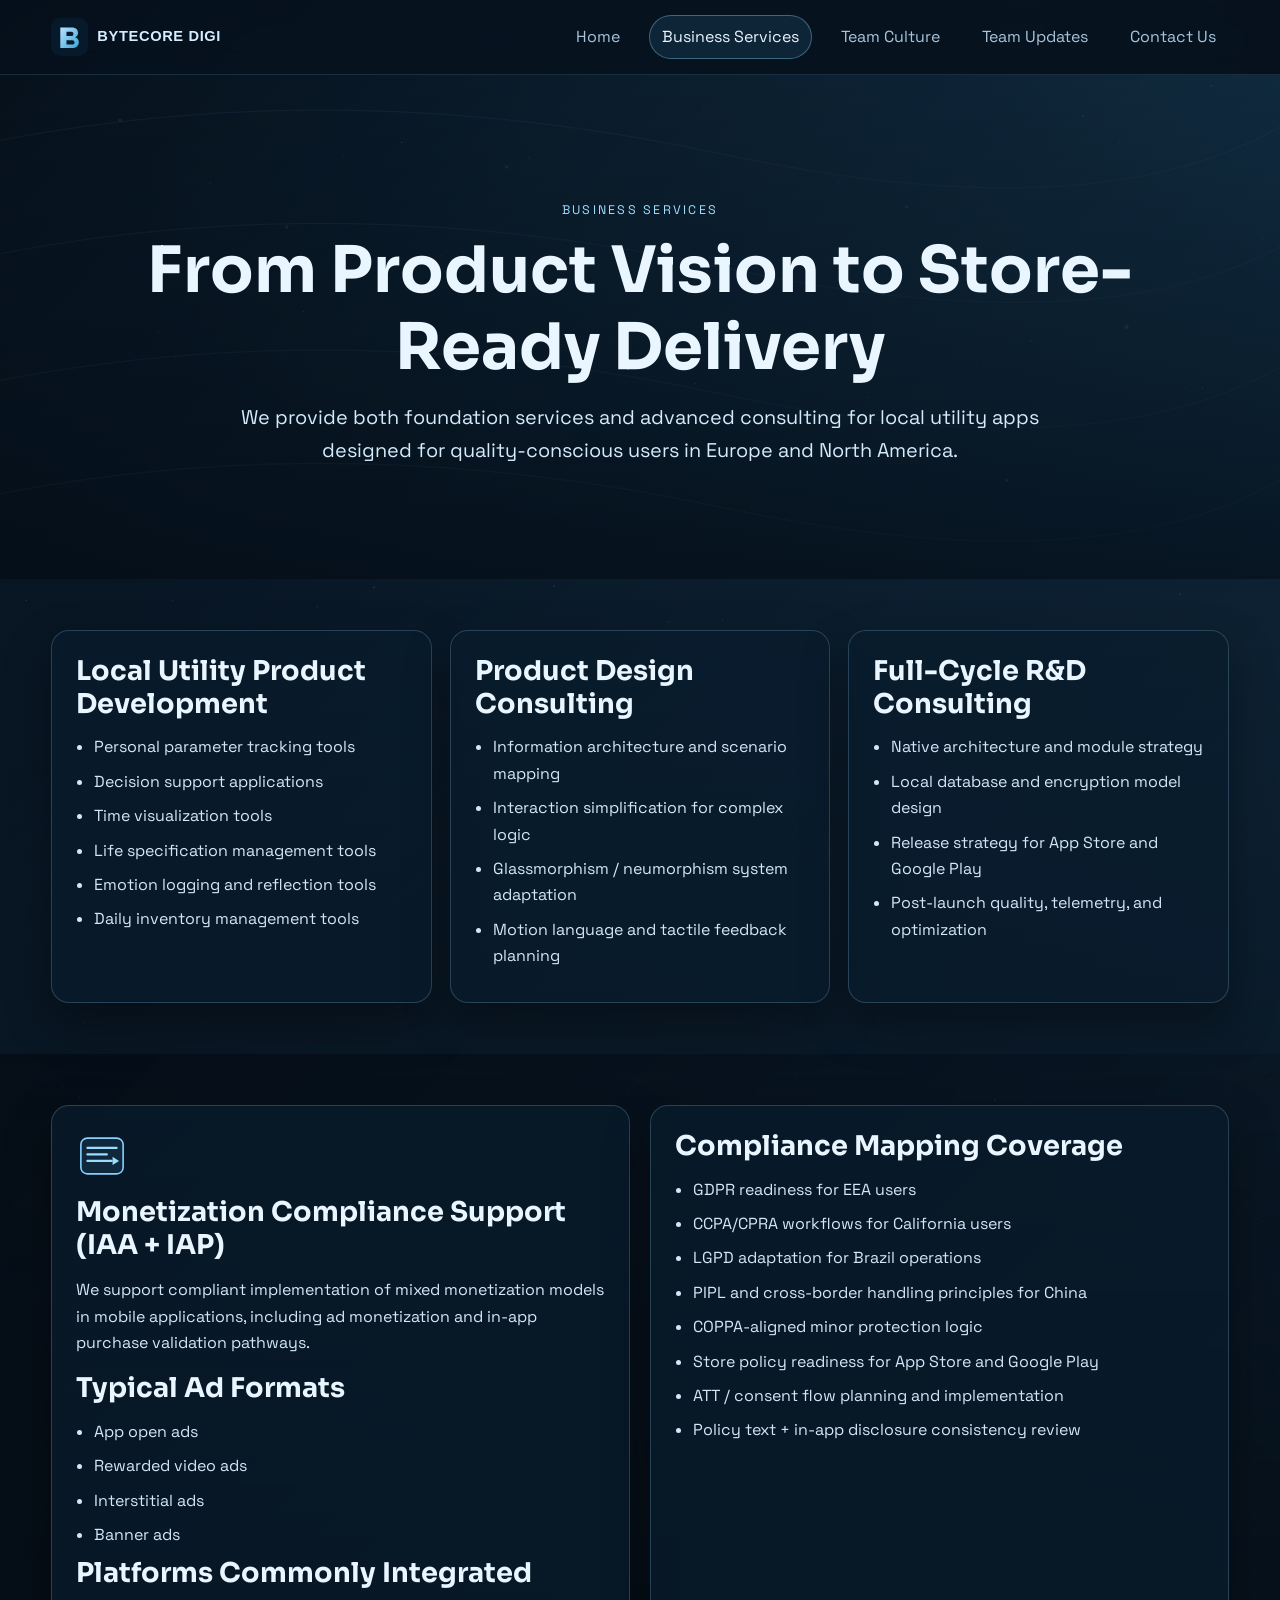
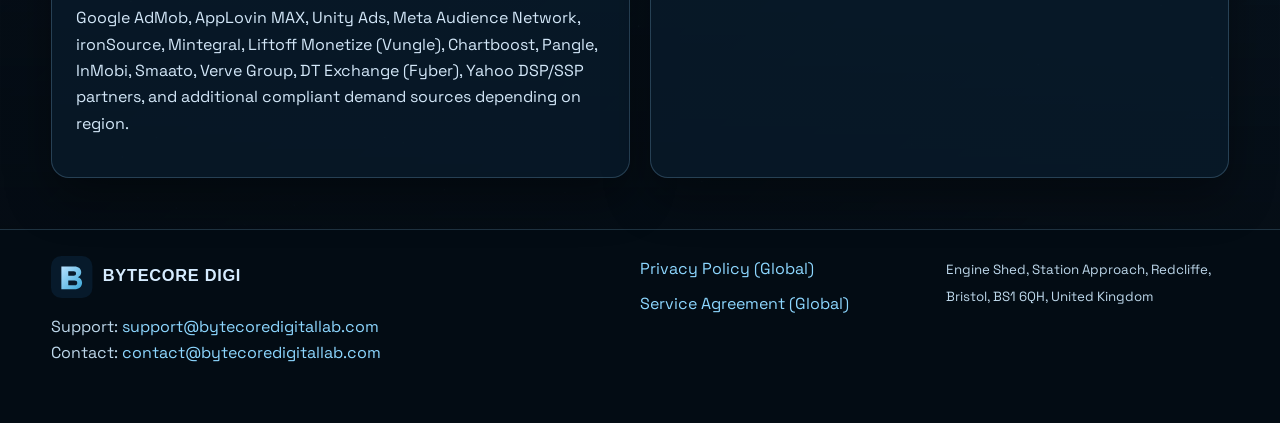
<file: services.html>
<!doctype html>
<html lang="en">
<head>
  <meta charset="utf-8" />
  <meta name="viewport" content="width=device-width, initial-scale=1" />
  <title>Business Services | ByteCore Digital Lab</title>
  <meta name="description" content="Business services by ByteCore Digital Lab: local-tool product delivery, design consulting, and full-cycle native app R&D consulting with global compliance readiness." />
  <meta name="robots" content="index,follow" />
  <link rel="canonical" href="https://bytecoredigitallab.com/services.html" />
  <link rel="preconnect" href="https://fonts.googleapis.com" />
  <link rel="preconnect" href="https://fonts.gstatic.com" crossorigin />
  <link href="https://fonts.googleapis.com/css2?family=Sora:wght@400;600;700;800&family=Space+Grotesk:wght@400;500;600;700&display=swap" rel="stylesheet" />
  <link rel="stylesheet" href="css/styles.css" />
</head>
<body>
  <header class="topbar">
    <div class="container nav">
      <a class="brand" href="index.html"><img src="images/logo.svg" alt="ByteCore Digital Lab logo" /></a>
      <nav class="menu" aria-label="Primary Navigation">
        <a href="index.html">Home</a>
        <a class="active" href="services.html">Business Services</a>
        <a href="culture.html">Team Culture</a>
        <a href="news.html">Team Updates</a>
        <a href="contact.html">Contact Us</a>
      </nav>
    </div>
  </header>

  <main>
    <section class="section hero">
      <div class="hero-content reveal">
        <p class="kicker">Business Services</p>
        <h1>From Product Vision to Store-Ready Delivery</h1>
        <p class="lead">We provide both foundation services and advanced consulting for local utility apps designed for quality-conscious users in Europe and North America.</p>
      </div>
    </section>

    <section class="section section-bg-a">
      <div class="container grid-3">
        <article class="card reveal">
          <h3>Local Utility Product Development</h3>
          <ul class="list-clean">
            <li>Personal parameter tracking tools</li>
            <li>Decision support applications</li>
            <li>Time visualization tools</li>
            <li>Life specification management tools</li>
            <li>Emotion logging and reflection tools</li>
            <li>Daily inventory management tools</li>
          </ul>
        </article>
        <article class="card reveal">
          <h3>Product Design Consulting</h3>
          <ul class="list-clean">
            <li>Information architecture and scenario mapping</li>
            <li>Interaction simplification for complex logic</li>
            <li>Glassmorphism / neumorphism system adaptation</li>
            <li>Motion language and tactile feedback planning</li>
          </ul>
        </article>
        <article class="card reveal">
          <h3>Full-Cycle R&D Consulting</h3>
          <ul class="list-clean">
            <li>Native architecture and module strategy</li>
            <li>Local database and encryption model design</li>
            <li>Release strategy for App Store and Google Play</li>
            <li>Post-launch quality, telemetry, and optimization</li>
          </ul>
        </article>
      </div>
    </section>

    <section class="section section-bg-b">
      <div class="container grid-2">
        <article class="card reveal">
          <img class="icon" src="images/icon-ads.svg" alt="Ads icon" />
          <h3>Monetization Compliance Support (IAA + IAP)</h3>
          <p>We support compliant implementation of mixed monetization models in mobile applications, including ad monetization and in-app purchase validation pathways.</p>
          <h3>Typical Ad Formats</h3>
          <ul class="list-clean">
            <li>App open ads</li>
            <li>Rewarded video ads</li>
            <li>Interstitial ads</li>
            <li>Banner ads</li>
          </ul>
          <h3>Platforms Commonly Integrated</h3>
          <p>Google AdMob, AppLovin MAX, Unity Ads, Meta Audience Network, ironSource, Mintegral, Liftoff Monetize (Vungle), Chartboost, Pangle, InMobi, Smaato, Verve Group, DT Exchange (Fyber), Yahoo DSP/SSP partners, and additional compliant demand sources depending on region.</p>
        </article>
        <article class="card reveal">
          <h3>Compliance Mapping Coverage</h3>
          <ul class="list-clean">
            <li>GDPR readiness for EEA users</li>
            <li>CCPA/CPRA workflows for California users</li>
            <li>LGPD adaptation for Brazil operations</li>
            <li>PIPL and cross-border handling principles for China</li>
            <li>COPPA-aligned minor protection logic</li>
            <li>Store policy readiness for App Store and Google Play</li>
            <li>ATT / consent flow planning and implementation</li>
            <li>Policy text + in-app disclosure consistency review</li>
          </ul>
        </article>
      </div>
    </section>
  </main>

  <footer class="footer">
    <div class="container footer-grid">
      <div>
        <img src="images/logo.svg" alt="ByteCore Digital Lab logo" style="width:190px;" />
        <p>Support: <a href="mailto:support@bytecoredigitallab.com">support@bytecoredigitallab.com</a><br />Contact: <a href="mailto:contact@bytecoredigitallab.com">contact@bytecoredigitallab.com</a></p>
      </div>
      <div class="footer-links">
        <a href="privacy-policy.html">Privacy Policy (Global)</a>
        <a href="terms-of-service.html">Service Agreement (Global)</a>
      </div>
      <div><small>Engine Shed, Station Approach, Redcliffe, Bristol, BS1 6QH, United Kingdom</small></div>
    </div>
  </footer>
  <script src="js/main.js" defer></script>
</body>
</html>
</file>
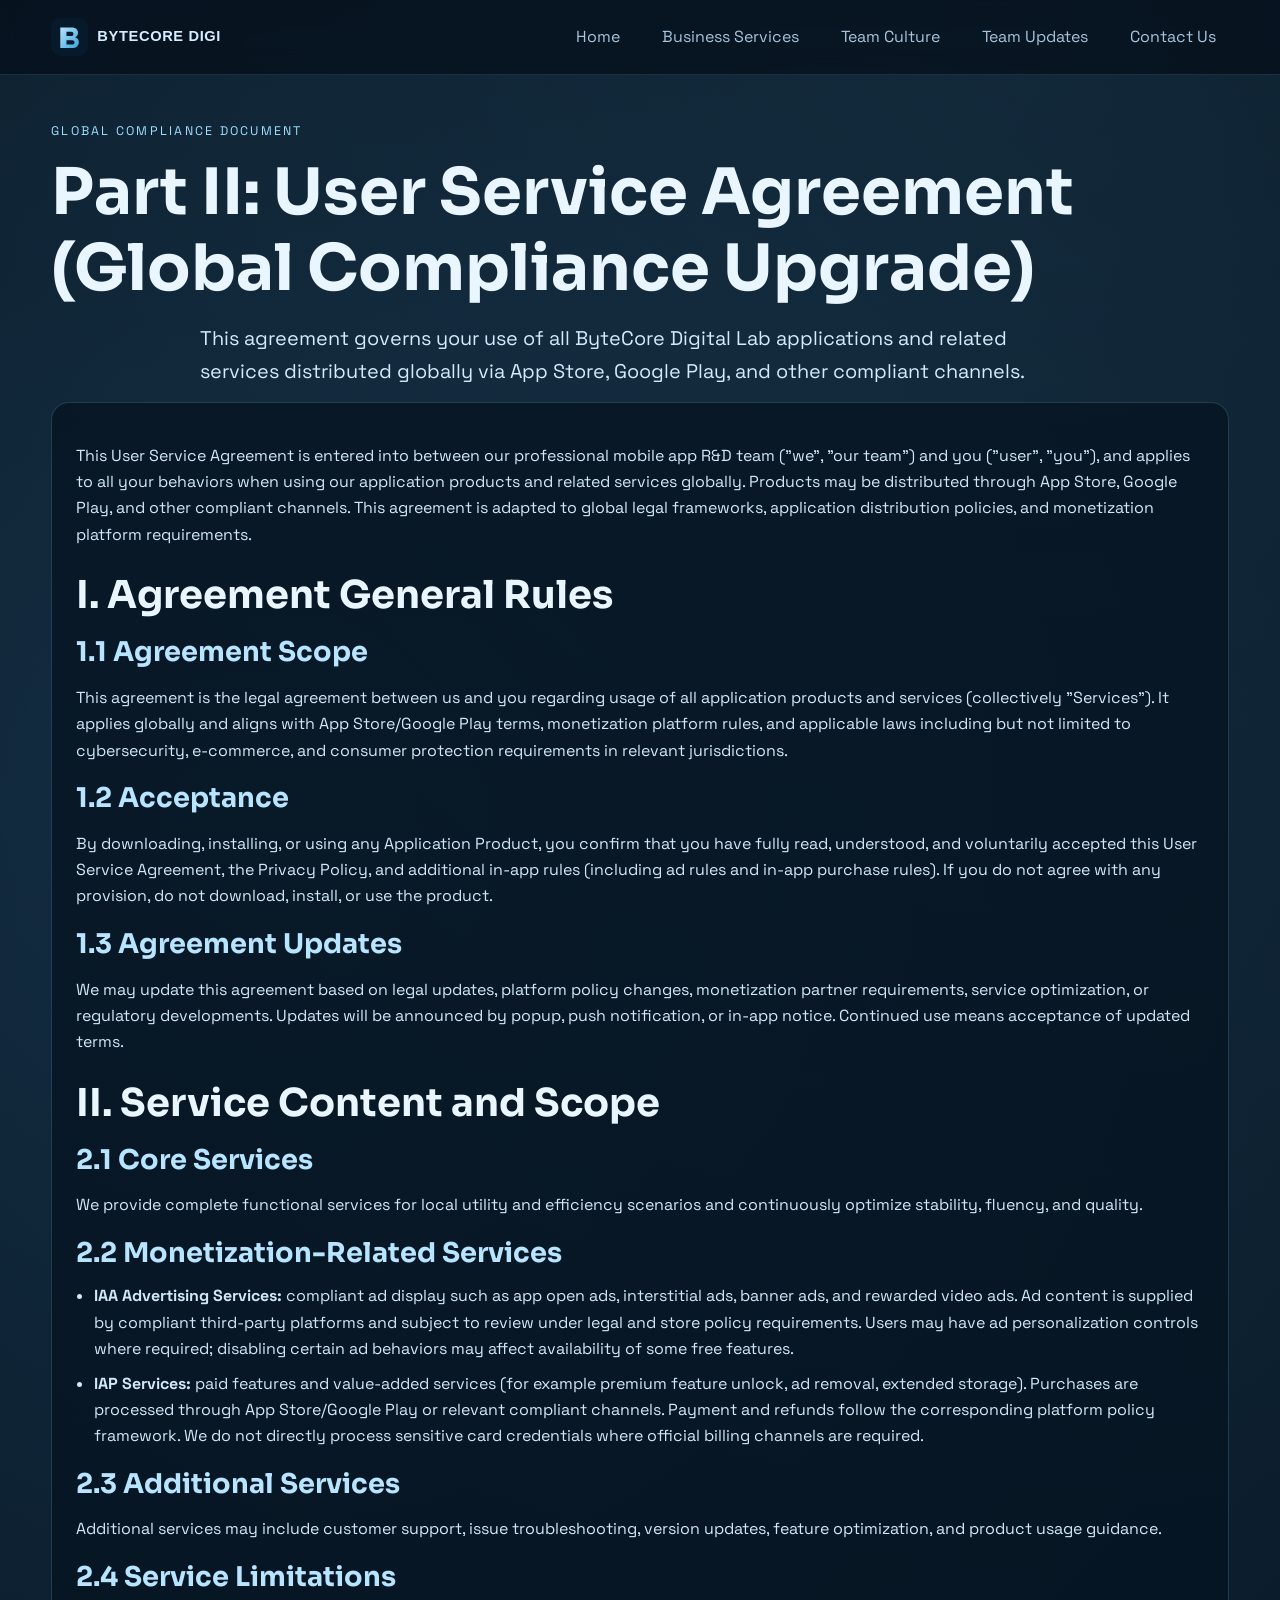
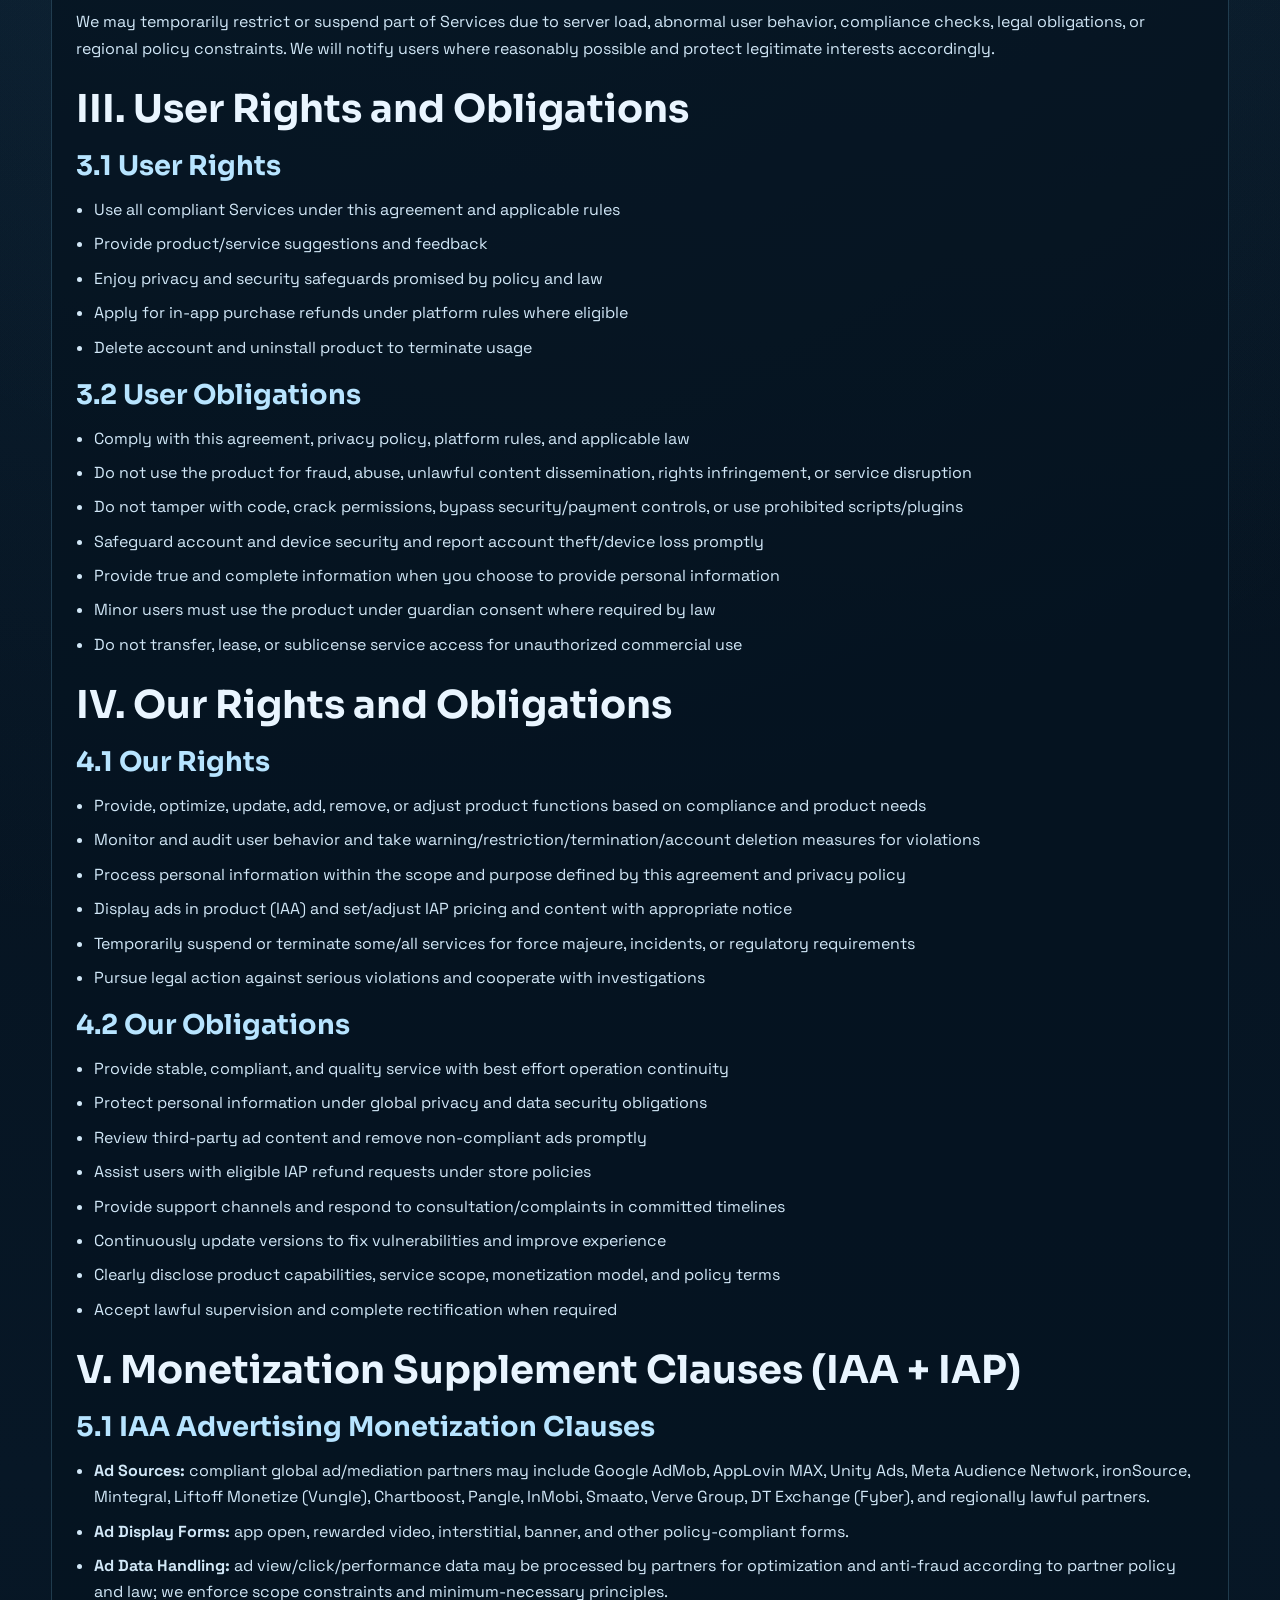
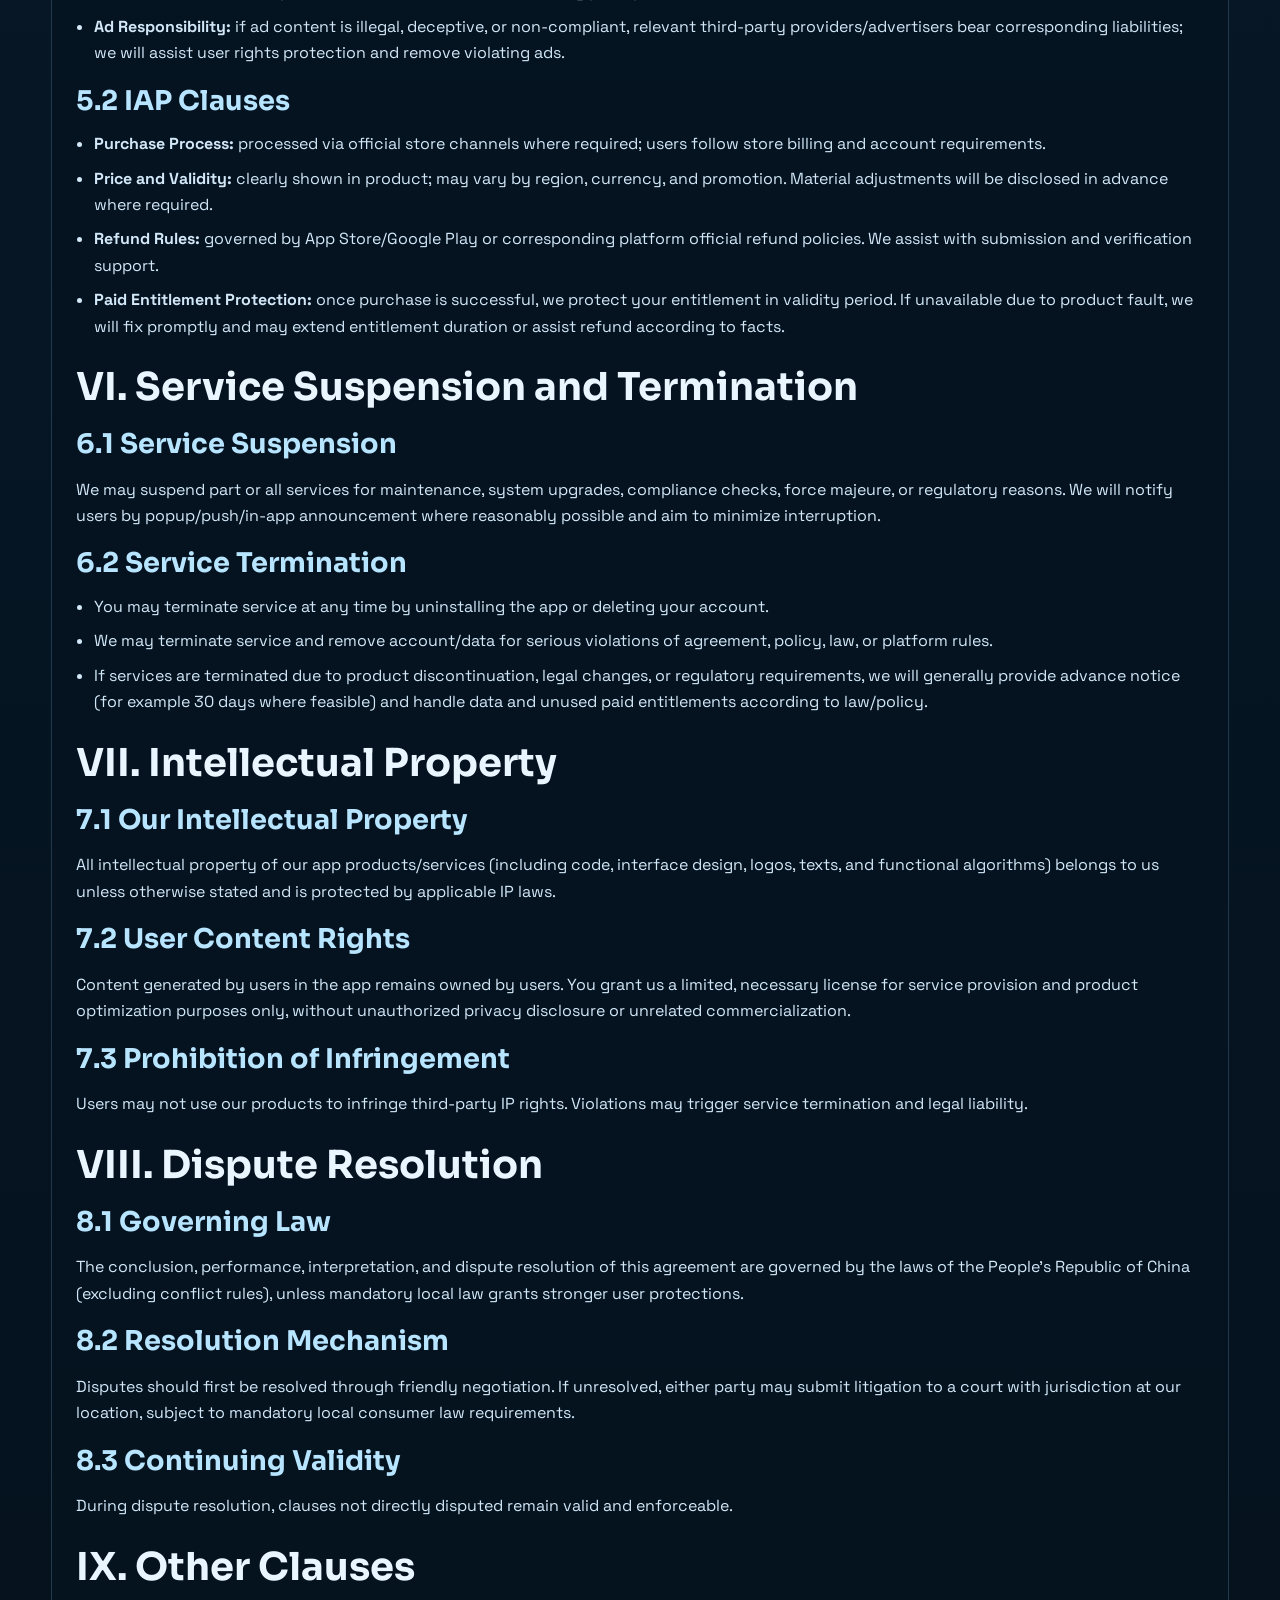
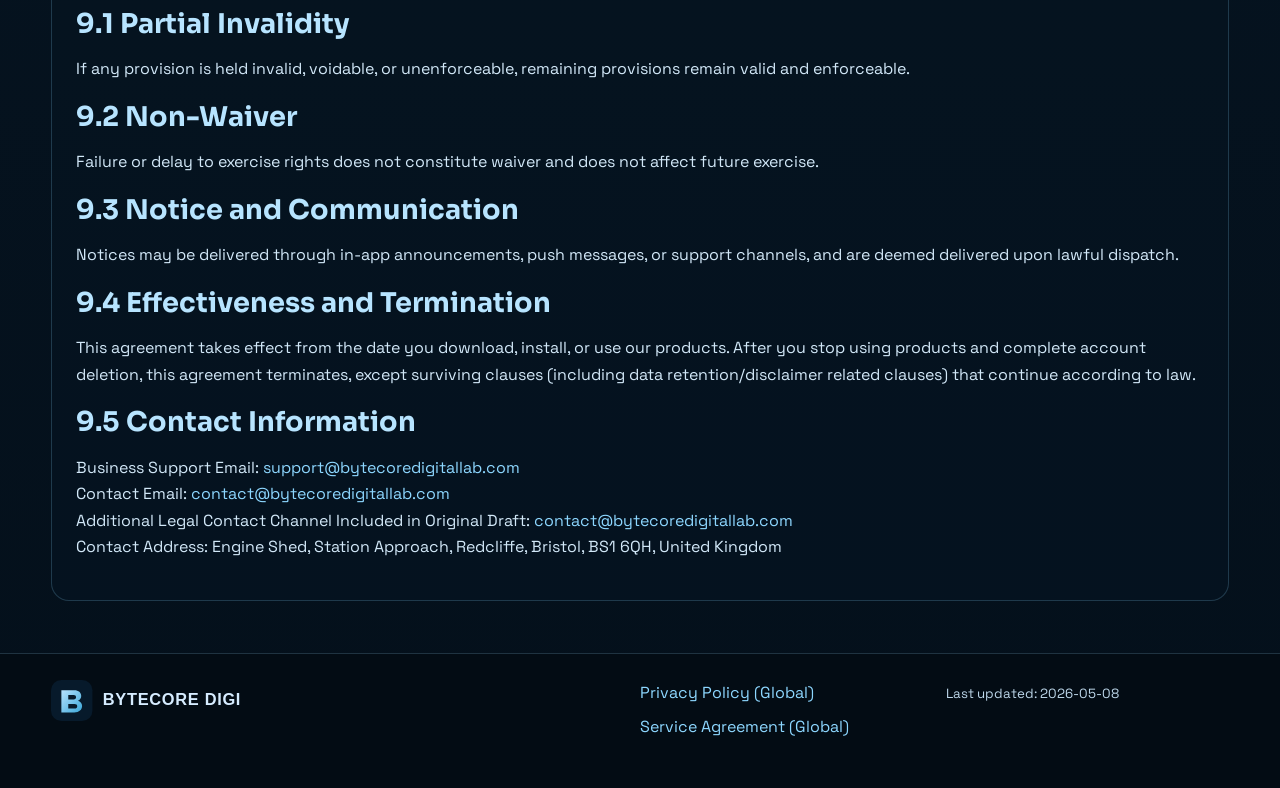
<file: terms-of-service.html>
<!doctype html>
<html lang="en">
<head>
  <meta charset="utf-8" />
  <meta name="viewport" content="width=device-width, initial-scale=1" />
  <title>User Service Agreement (Global Compliance Upgrade) | ByteCore Digital Lab</title>
  <meta name="description" content="Global user service agreement for ByteCore Digital Lab applications, including IAA and IAP terms, user obligations, service limits, IP, and dispute resolution." />
  <meta name="robots" content="index,follow" />
  <link rel="canonical" href="https://bytecoredigitallab.com/terms-of-service.html" />
  <link rel="preconnect" href="https://fonts.googleapis.com" />
  <link rel="preconnect" href="https://fonts.gstatic.com" crossorigin />
  <link href="https://fonts.googleapis.com/css2?family=Sora:wght@400;600;700;800&family=Space+Grotesk:wght@400;500;600;700&display=swap" rel="stylesheet" />
  <link rel="stylesheet" href="css/styles.css" />
</head>
<body>
  <header class="topbar">
    <div class="container nav">
      <a class="brand" href="index.html"><img src="images/logo.svg" alt="ByteCore Digital Lab logo" /></a>
      <nav class="menu" aria-label="Primary Navigation">
        <a href="index.html">Home</a>
        <a href="services.html">Business Services</a>
        <a href="culture.html">Team Culture</a>
        <a href="news.html">Team Updates</a>
        <a href="contact.html">Contact Us</a>
      </nav>
    </div>
  </header>

  <main>
    <section class="legal-hero">
      <div class="container reveal">
        <p class="kicker">Global Compliance Document</p>
        <h1>Part II: User Service Agreement (Global Compliance Upgrade)</h1>
        <p class="lead">This agreement governs your use of all ByteCore Digital Lab applications and related services distributed globally via App Store, Google Play, and other compliant channels.</p>
      </div>
    </section>

    <section class="section" style="padding-top:0;">
      <div class="container legal-content reveal">
        <p>This User Service Agreement is entered into between our professional mobile app R&D team ("we", "our team") and you ("user", "you"), and applies to all your behaviors when using our application products and related services globally. Products may be distributed through App Store, Google Play, and other compliant channels. This agreement is adapted to global legal frameworks, application distribution policies, and monetization platform requirements.</p>

        <h2>I. Agreement General Rules</h2>
        <h3>1.1 Agreement Scope</h3>
        <p>This agreement is the legal agreement between us and you regarding usage of all application products and services (collectively "Services"). It applies globally and aligns with App Store/Google Play terms, monetization platform rules, and applicable laws including but not limited to cybersecurity, e-commerce, and consumer protection requirements in relevant jurisdictions.</p>

        <h3>1.2 Acceptance</h3>
        <p>By downloading, installing, or using any Application Product, you confirm that you have fully read, understood, and voluntarily accepted this User Service Agreement, the Privacy Policy, and additional in-app rules (including ad rules and in-app purchase rules). If you do not agree with any provision, do not download, install, or use the product.</p>

        <h3>1.3 Agreement Updates</h3>
        <p>We may update this agreement based on legal updates, platform policy changes, monetization partner requirements, service optimization, or regulatory developments. Updates will be announced by popup, push notification, or in-app notice. Continued use means acceptance of updated terms.</p>

        <h2>II. Service Content and Scope</h2>
        <h3>2.1 Core Services</h3>
        <p>We provide complete functional services for local utility and efficiency scenarios and continuously optimize stability, fluency, and quality.</p>

        <h3>2.2 Monetization-Related Services</h3>
        <ul class="list-clean">
          <li><strong>IAA Advertising Services:</strong> compliant ad display such as app open ads, interstitial ads, banner ads, and rewarded video ads. Ad content is supplied by compliant third-party platforms and subject to review under legal and store policy requirements. Users may have ad personalization controls where required; disabling certain ad behaviors may affect availability of some free features.</li>
          <li><strong>IAP Services:</strong> paid features and value-added services (for example premium feature unlock, ad removal, extended storage). Purchases are processed through App Store/Google Play or relevant compliant channels. Payment and refunds follow the corresponding platform policy framework. We do not directly process sensitive card credentials where official billing channels are required.</li>
        </ul>

        <h3>2.3 Additional Services</h3>
        <p>Additional services may include customer support, issue troubleshooting, version updates, feature optimization, and product usage guidance.</p>

        <h3>2.4 Service Limitations</h3>
        <p>We may temporarily restrict or suspend part of Services due to server load, abnormal user behavior, compliance checks, legal obligations, or regional policy constraints. We will notify users where reasonably possible and protect legitimate interests accordingly.</p>

        <h2>III. User Rights and Obligations</h2>
        <h3>3.1 User Rights</h3>
        <ul class="list-clean">
          <li>Use all compliant Services under this agreement and applicable rules</li>
          <li>Provide product/service suggestions and feedback</li>
          <li>Enjoy privacy and security safeguards promised by policy and law</li>
          <li>Apply for in-app purchase refunds under platform rules where eligible</li>
          <li>Delete account and uninstall product to terminate usage</li>
        </ul>

        <h3>3.2 User Obligations</h3>
        <ul class="list-clean">
          <li>Comply with this agreement, privacy policy, platform rules, and applicable law</li>
          <li>Do not use the product for fraud, abuse, unlawful content dissemination, rights infringement, or service disruption</li>
          <li>Do not tamper with code, crack permissions, bypass security/payment controls, or use prohibited scripts/plugins</li>
          <li>Safeguard account and device security and report account theft/device loss promptly</li>
          <li>Provide true and complete information when you choose to provide personal information</li>
          <li>Minor users must use the product under guardian consent where required by law</li>
          <li>Do not transfer, lease, or sublicense service access for unauthorized commercial use</li>
        </ul>

        <h2>IV. Our Rights and Obligations</h2>
        <h3>4.1 Our Rights</h3>
        <ul class="list-clean">
          <li>Provide, optimize, update, add, remove, or adjust product functions based on compliance and product needs</li>
          <li>Monitor and audit user behavior and take warning/restriction/termination/account deletion measures for violations</li>
          <li>Process personal information within the scope and purpose defined by this agreement and privacy policy</li>
          <li>Display ads in product (IAA) and set/adjust IAP pricing and content with appropriate notice</li>
          <li>Temporarily suspend or terminate some/all services for force majeure, incidents, or regulatory requirements</li>
          <li>Pursue legal action against serious violations and cooperate with investigations</li>
        </ul>

        <h3>4.2 Our Obligations</h3>
        <ul class="list-clean">
          <li>Provide stable, compliant, and quality service with best effort operation continuity</li>
          <li>Protect personal information under global privacy and data security obligations</li>
          <li>Review third-party ad content and remove non-compliant ads promptly</li>
          <li>Assist users with eligible IAP refund requests under store policies</li>
          <li>Provide support channels and respond to consultation/complaints in committed timelines</li>
          <li>Continuously update versions to fix vulnerabilities and improve experience</li>
          <li>Clearly disclose product capabilities, service scope, monetization model, and policy terms</li>
          <li>Accept lawful supervision and complete rectification when required</li>
        </ul>

        <h2>V. Monetization Supplement Clauses (IAA + IAP)</h2>
        <h3>5.1 IAA Advertising Monetization Clauses</h3>
        <ul class="list-clean">
          <li><strong>Ad Sources:</strong> compliant global ad/mediation partners may include Google AdMob, AppLovin MAX, Unity Ads, Meta Audience Network, ironSource, Mintegral, Liftoff Monetize (Vungle), Chartboost, Pangle, InMobi, Smaato, Verve Group, DT Exchange (Fyber), and regionally lawful partners.</li>
          <li><strong>Ad Display Forms:</strong> app open, rewarded video, interstitial, banner, and other policy-compliant forms.</li>
          <li><strong>Ad Data Handling:</strong> ad view/click/performance data may be processed by partners for optimization and anti-fraud according to partner policy and law; we enforce scope constraints and minimum-necessary principles.</li>
          <li><strong>Ad Responsibility:</strong> if ad content is illegal, deceptive, or non-compliant, relevant third-party providers/advertisers bear corresponding liabilities; we will assist user rights protection and remove violating ads.</li>
        </ul>

        <h3>5.2 IAP Clauses</h3>
        <ul class="list-clean">
          <li><strong>Purchase Process:</strong> processed via official store channels where required; users follow store billing and account requirements.</li>
          <li><strong>Price and Validity:</strong> clearly shown in product; may vary by region, currency, and promotion. Material adjustments will be disclosed in advance where required.</li>
          <li><strong>Refund Rules:</strong> governed by App Store/Google Play or corresponding platform official refund policies. We assist with submission and verification support.</li>
          <li><strong>Paid Entitlement Protection:</strong> once purchase is successful, we protect your entitlement in validity period. If unavailable due to product fault, we will fix promptly and may extend entitlement duration or assist refund according to facts.</li>
        </ul>

        <h2>VI. Service Suspension and Termination</h2>
        <h3>6.1 Service Suspension</h3>
        <p>We may suspend part or all services for maintenance, system upgrades, compliance checks, force majeure, or regulatory reasons. We will notify users by popup/push/in-app announcement where reasonably possible and aim to minimize interruption.</p>

        <h3>6.2 Service Termination</h3>
        <ul class="list-clean">
          <li>You may terminate service at any time by uninstalling the app or deleting your account.</li>
          <li>We may terminate service and remove account/data for serious violations of agreement, policy, law, or platform rules.</li>
          <li>If services are terminated due to product discontinuation, legal changes, or regulatory requirements, we will generally provide advance notice (for example 30 days where feasible) and handle data and unused paid entitlements according to law/policy.</li>
        </ul>

        <h2>VII. Intellectual Property</h2>
        <h3>7.1 Our Intellectual Property</h3>
        <p>All intellectual property of our app products/services (including code, interface design, logos, texts, and functional algorithms) belongs to us unless otherwise stated and is protected by applicable IP laws.</p>

        <h3>7.2 User Content Rights</h3>
        <p>Content generated by users in the app remains owned by users. You grant us a limited, necessary license for service provision and product optimization purposes only, without unauthorized privacy disclosure or unrelated commercialization.</p>

        <h3>7.3 Prohibition of Infringement</h3>
        <p>Users may not use our products to infringe third-party IP rights. Violations may trigger service termination and legal liability.</p>

        <h2>VIII. Dispute Resolution</h2>
        <h3>8.1 Governing Law</h3>
        <p>The conclusion, performance, interpretation, and dispute resolution of this agreement are governed by the laws of the People's Republic of China (excluding conflict rules), unless mandatory local law grants stronger user protections.</p>

        <h3>8.2 Resolution Mechanism</h3>
        <p>Disputes should first be resolved through friendly negotiation. If unresolved, either party may submit litigation to a court with jurisdiction at our location, subject to mandatory local consumer law requirements.</p>

        <h3>8.3 Continuing Validity</h3>
        <p>During dispute resolution, clauses not directly disputed remain valid and enforceable.</p>

        <h2>IX. Other Clauses</h2>
        <h3>9.1 Partial Invalidity</h3>
        <p>If any provision is held invalid, voidable, or unenforceable, remaining provisions remain valid and enforceable.</p>

        <h3>9.2 Non-Waiver</h3>
        <p>Failure or delay to exercise rights does not constitute waiver and does not affect future exercise.</p>

        <h3>9.3 Notice and Communication</h3>
        <p>Notices may be delivered through in-app announcements, push messages, or support channels, and are deemed delivered upon lawful dispatch.</p>

        <h3>9.4 Effectiveness and Termination</h3>
        <p>This agreement takes effect from the date you download, install, or use our products. After you stop using products and complete account deletion, this agreement terminates, except surviving clauses (including data retention/disclaimer related clauses) that continue according to law.</p>

        <h3>9.5 Contact Information</h3>
        <p>Business Support Email: <a href="mailto:support@bytecoredigitallab.com">support@bytecoredigitallab.com</a><br />
           Contact Email: <a href="mailto:contact@bytecoredigitallab.com">contact@bytecoredigitallab.com</a><br />
           Additional Legal Contact Channel Included in Original Draft: <a href="mailto:contact@bytecoredigitallab.com">contact@bytecoredigitallab.com</a><br />
           Contact Address: Engine Shed, Station Approach, Redcliffe, Bristol, BS1 6QH, United Kingdom</p>
      </div>
    </section>
  </main>

  <footer class="footer">
    <div class="container footer-grid">
      <div><img src="images/logo.svg" alt="ByteCore Digital Lab logo" style="width:190px;" /></div>
      <div class="footer-links">
        <a href="privacy-policy.html">Privacy Policy (Global)</a>
        <a href="terms-of-service.html">Service Agreement (Global)</a>
      </div>
      <div><small>Last updated: 2026-05-08</small></div>
    </div>
  </footer>
  <script src="js/main.js" defer></script>
</body>
</html>
</file>
<file: css/styles.css>
:root {
  --bg-0: #030b14;
  --bg-1: #071726;
  --bg-2: #0d2438;
  --surface: rgba(9, 28, 45, 0.72);
  --surface-strong: rgba(7, 24, 39, 0.9);
  --text: #e9f5ff;
  --muted: #a9c5db;
  --line: rgba(151, 211, 250, 0.22);
  --accent: #8dd7ff;
  --accent-2: #54b6ea;
  --ok: #75f0c6;
  --radius: 18px;
  --shadow: 0 20px 45px rgba(0, 0, 0, 0.35);
}

* { box-sizing: border-box; }

html {
  scroll-behavior: smooth;
}

body {
  margin: 0;
  color: var(--text);
  background:
    radial-gradient(circle at 20% 15%, rgba(58, 128, 176, 0.2), transparent 35%),
    radial-gradient(circle at 80% 0%, rgba(77, 152, 196, 0.16), transparent 40%),
    linear-gradient(180deg, var(--bg-0), var(--bg-1) 55%, #04101b);
  font-family: "Space Grotesk", "Segoe UI", sans-serif;
  line-height: 1.65;
}

img {
  max-width: 100%;
  display: block;
}

a {
  color: var(--accent);
  text-decoration: none;
}

a:hover,
a:focus {
  color: #b8e6ff;
}

.container {
  width: min(1200px, 92vw);
  margin: 0 auto;
}

.topbar {
  position: sticky;
  top: 0;
  z-index: 70;
  backdrop-filter: blur(12px);
  background: rgba(5, 15, 26, 0.72);
  border-bottom: 1px solid rgba(141, 215, 255, 0.14);
}

.nav {
  display: flex;
  align-items: center;
  justify-content: space-between;
  min-height: 74px;
  gap: 20px;
}

.brand {
  display: flex;
  align-items: center;
  gap: 12px;
  color: var(--text);
  font-weight: 700;
  letter-spacing: 0.02em;
}

.brand img {
  width: 170px;
  height: auto;
}

.menu {
  display: flex;
  align-items: center;
  gap: 16px;
  flex-wrap: wrap;
}

.menu a {
  color: var(--muted);
  padding: 8px 12px;
  border-radius: 999px;
  border: 1px solid transparent;
  transition: 0.3s ease;
}

.menu a.active,
.menu a:hover {
  color: var(--text);
  border-color: rgba(141, 215, 255, 0.36);
  background: rgba(24, 57, 81, 0.5);
}

.hero {
  min-height: 56vh;
  display: grid;
  place-items: center;
  position: relative;
  overflow: hidden;
  padding: 58px 0 26px;
}

.hero::before {
  content: "";
  position: absolute;
  inset: 0;
  background: linear-gradient(to bottom, rgba(3, 11, 20, 0.2), rgba(3, 11, 20, 0.82)), url("../images/hero-bg.png") center/cover no-repeat;
  transform: scale(1.05);
}

.hero::after {
  content: "";
  position: absolute;
  inset: 0;
  background: url("../images/hero-pattern.svg") center/cover no-repeat;
  opacity: 0.35;
  mix-blend-mode: screen;
}

.hero-content {
  position: relative;
  z-index: 1;
  text-align: center;
  width: min(1000px, 92vw);
}

.kicker {
  color: #9ddfff;
  text-transform: uppercase;
  letter-spacing: 0.18em;
  font-size: 0.78rem;
}

h1,
h2,
h3 {
  margin: 0 0 14px;
  line-height: 1.2;
  font-family: "Sora", "Space Grotesk", sans-serif;
}

h1 {
  font-size: clamp(2.2rem, 5vw, 4.8rem);
}

h2 {
  font-size: clamp(1.7rem, 3vw, 2.9rem);
}

h3 {
  font-size: clamp(1.2rem, 2.2vw, 1.7rem);
}

.lead {
  font-size: clamp(1rem, 1.55vw, 1.35rem);
  color: #d5ebfb;
  max-width: 880px;
  margin: 0 auto;
}

.cta-row {
  margin-top: 30px;
  display: flex;
  justify-content: center;
  gap: 14px;
  flex-wrap: wrap;
}

.btn {
  display: inline-flex;
  align-items: center;
  justify-content: center;
  min-height: 48px;
  padding: 0 22px;
  border-radius: 999px;
  border: 1px solid rgba(159, 223, 255, 0.4);
  background: linear-gradient(140deg, rgba(85, 170, 214, 0.23), rgba(42, 91, 128, 0.38));
  color: var(--text);
  transition: 0.3s ease;
}

.btn:hover {
  transform: translateY(-2px);
  border-color: #a6e2ff;
}

.btn.secondary {
  background: transparent;
}

.section {
  padding: clamp(30px, 4vw, 54px) 0;
}

.section.full {
  min-height: 56vh;
  display: grid;
  align-items: center;
}

.section-bg-a {
  background: linear-gradient(180deg, rgba(9, 25, 40, 0.3), rgba(8, 20, 32, 0.72)), url("../images/section-bg-1.png") center/cover no-repeat;
}

.section-bg-b {
  background: linear-gradient(180deg, rgba(6, 16, 26, 0.5), rgba(4, 11, 18, 0.9)), url("../images/section-bg-2.png") center/cover no-repeat;
}

.grid-3 {
  display: grid;
  grid-template-columns: repeat(3, minmax(0, 1fr));
  gap: 18px;
}

.grid-2 {
  display: grid;
  grid-template-columns: repeat(2, minmax(0, 1fr));
  gap: 20px;
}

.card {
  background: var(--surface);
  border: 1px solid var(--line);
  border-radius: var(--radius);
  padding: 24px;
  box-shadow: var(--shadow);
}

.card p,
.card li {
  color: #d3e7f8;
}

.icon {
  width: 52px;
  height: 52px;
  margin-bottom: 14px;
}

.stats {
  display: grid;
  grid-template-columns: repeat(4, minmax(0, 1fr));
  gap: 14px;
}

.stat {
  text-align: center;
  padding: 18px;
  border-radius: 14px;
  border: 1px solid var(--line);
  background: rgba(8, 23, 36, 0.7);
}

.stat strong {
  display: block;
  font-size: 2rem;
  color: #b8e7ff;
}

.timeline {
  display: grid;
  gap: 14px;
}

.timeline .item {
  border-left: 2px solid rgba(142, 208, 255, 0.45);
  padding: 4px 0 4px 16px;
}

.list-clean {
  margin: 0;
  padding-left: 18px;
}

.list-clean li {
  margin-bottom: 8px;
}

.contact-box {
  background: var(--surface-strong);
  border: 1px solid rgba(145, 214, 255, 0.28);
  border-radius: var(--radius);
  padding: 24px;
}

.contact-row {
  display: flex;
  align-items: center;
  justify-content: space-between;
  gap: 18px;
  flex-wrap: wrap;
  border-bottom: 1px solid rgba(151, 211, 250, 0.15);
  padding: 12px 0;
}

.contact-row:last-child {
  border-bottom: 0;
}

.legal-hero {
  padding: 34px 0 14px;
}

.legal-content {
  background: rgba(6, 20, 32, 0.78);
  border: 1px solid rgba(141, 215, 255, 0.2);
  border-radius: 18px;
  padding: 24px;
}

.legal-content h2 {
  margin-top: 24px;
}

.legal-content h3 {
  margin-top: 18px;
  color: #b7e4ff;
}

.legal-content p,
.legal-content li {
  color: #d2e8f8;
}

.footer {
  border-top: 1px solid rgba(143, 206, 244, 0.2);
  padding: 26px 0 40px;
  background: rgba(4, 12, 20, 0.92);
}

.footer-grid {
  display: grid;
  grid-template-columns: 2fr 1fr 1fr;
  gap: 24px;
}

.footer small,
.footer p {
  color: #bdd7ea;
}

.footer-links a {
  display: inline-block;
  margin-right: 12px;
  margin-bottom: 8px;
}

.reveal {
  opacity: 0;
  transform: translateY(26px);
  transition: opacity 0.8s ease, transform 0.8s ease;
}

.reveal.show {
  opacity: 1;
  transform: translateY(0);
}

@media (max-width: 980px) {
  .grid-3,
  .stats,
  .footer-grid,
  .grid-2 {
    grid-template-columns: 1fr 1fr;
  }
}

@media (max-width: 760px) {
  .menu {
    width: 100%;
    justify-content: center;
    padding-bottom: 12px;
  }

  .grid-3,
  .stats,
  .footer-grid,
  .grid-2 {
    grid-template-columns: 1fr;
  }

  .brand img {
    width: 145px;
  }

  .hero {
    min-height: 48vh;
    padding: 48px 0 22px;
  }

  .legal-hero {
    padding: 20px 0 8px;
  }
}
</file>
